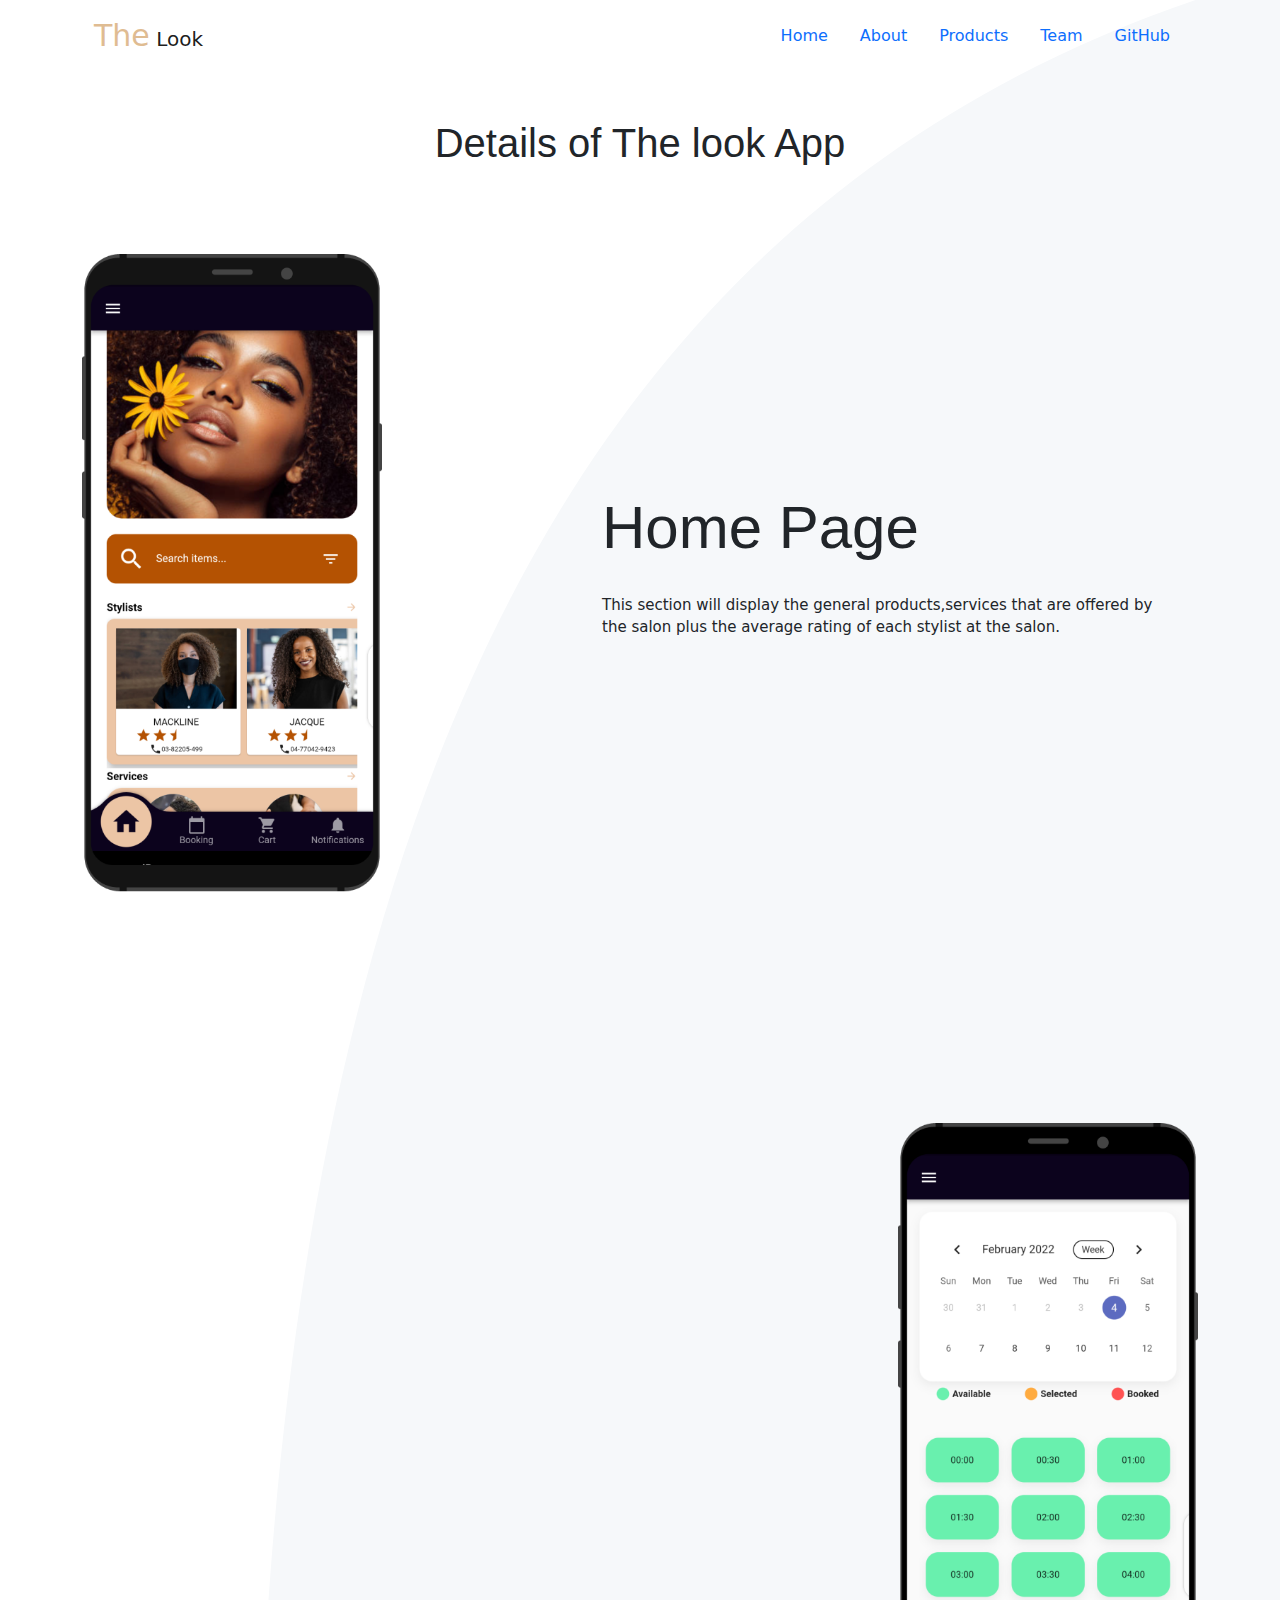
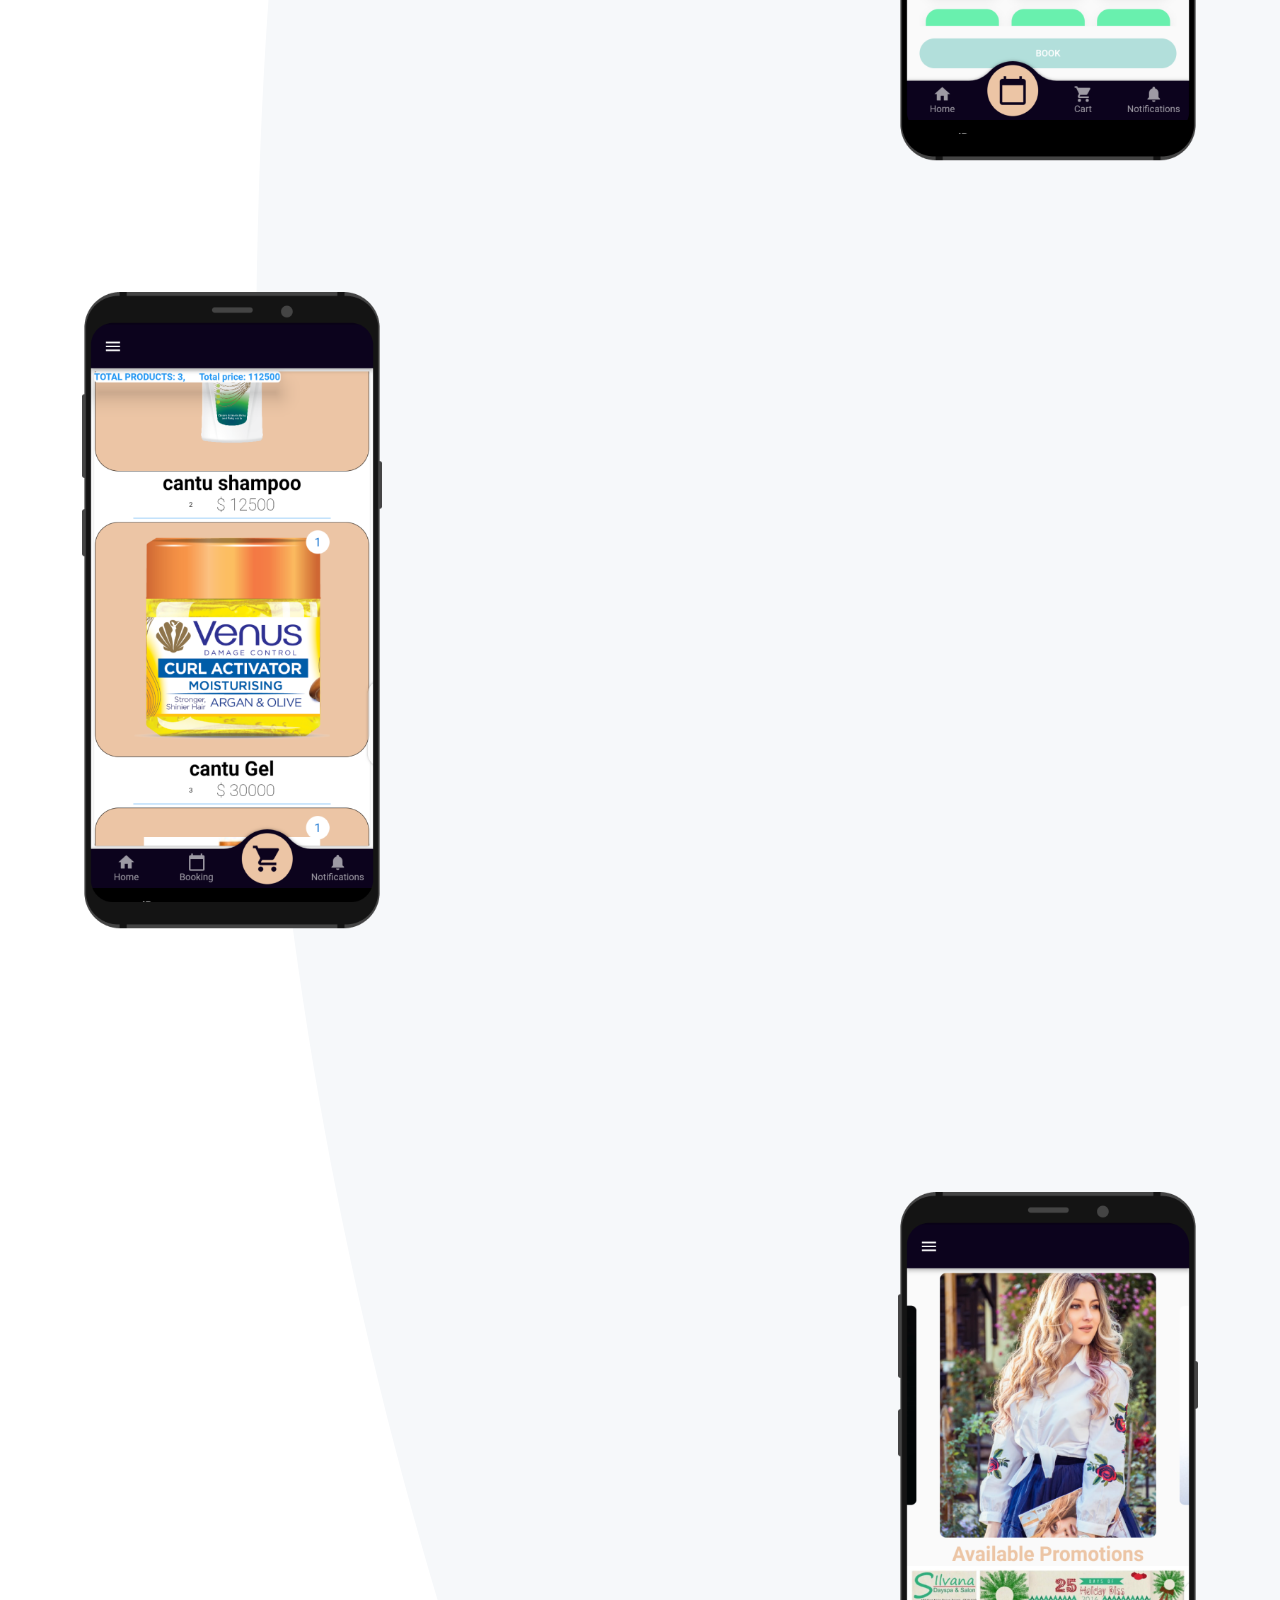
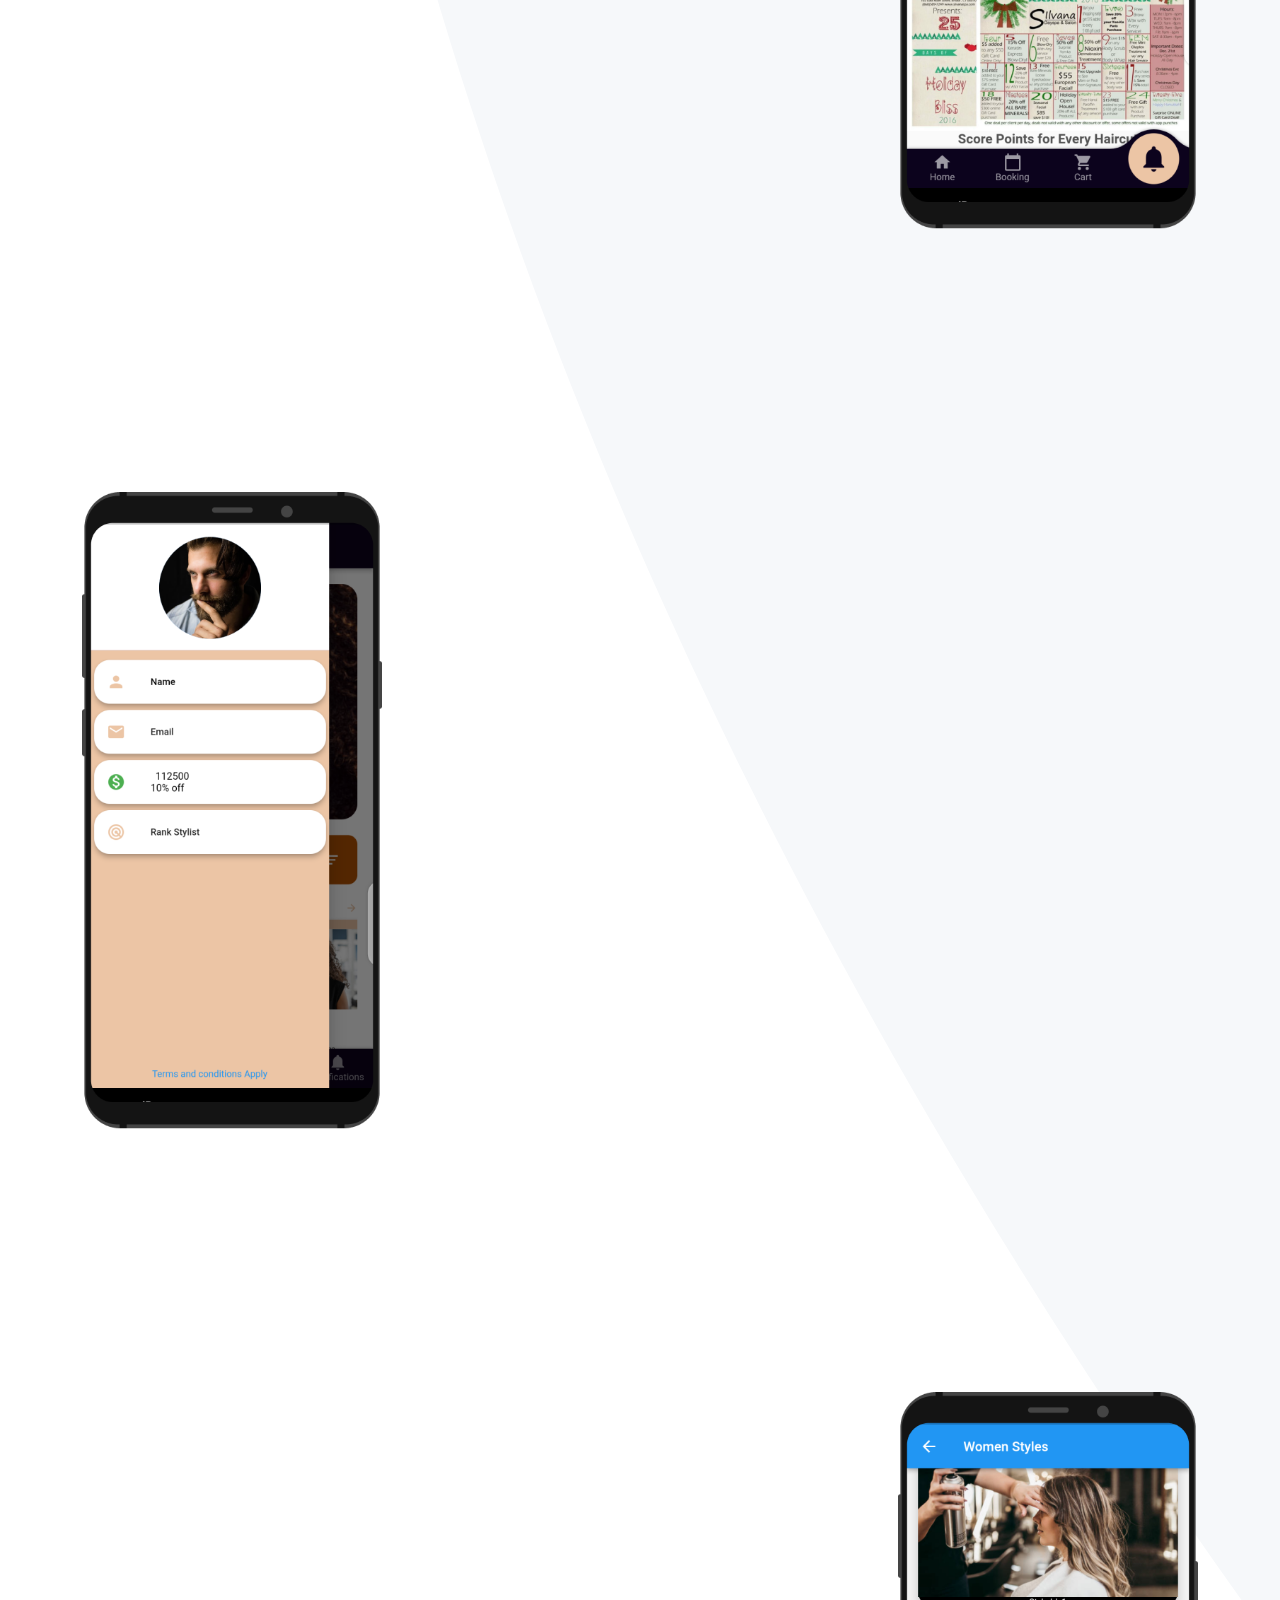
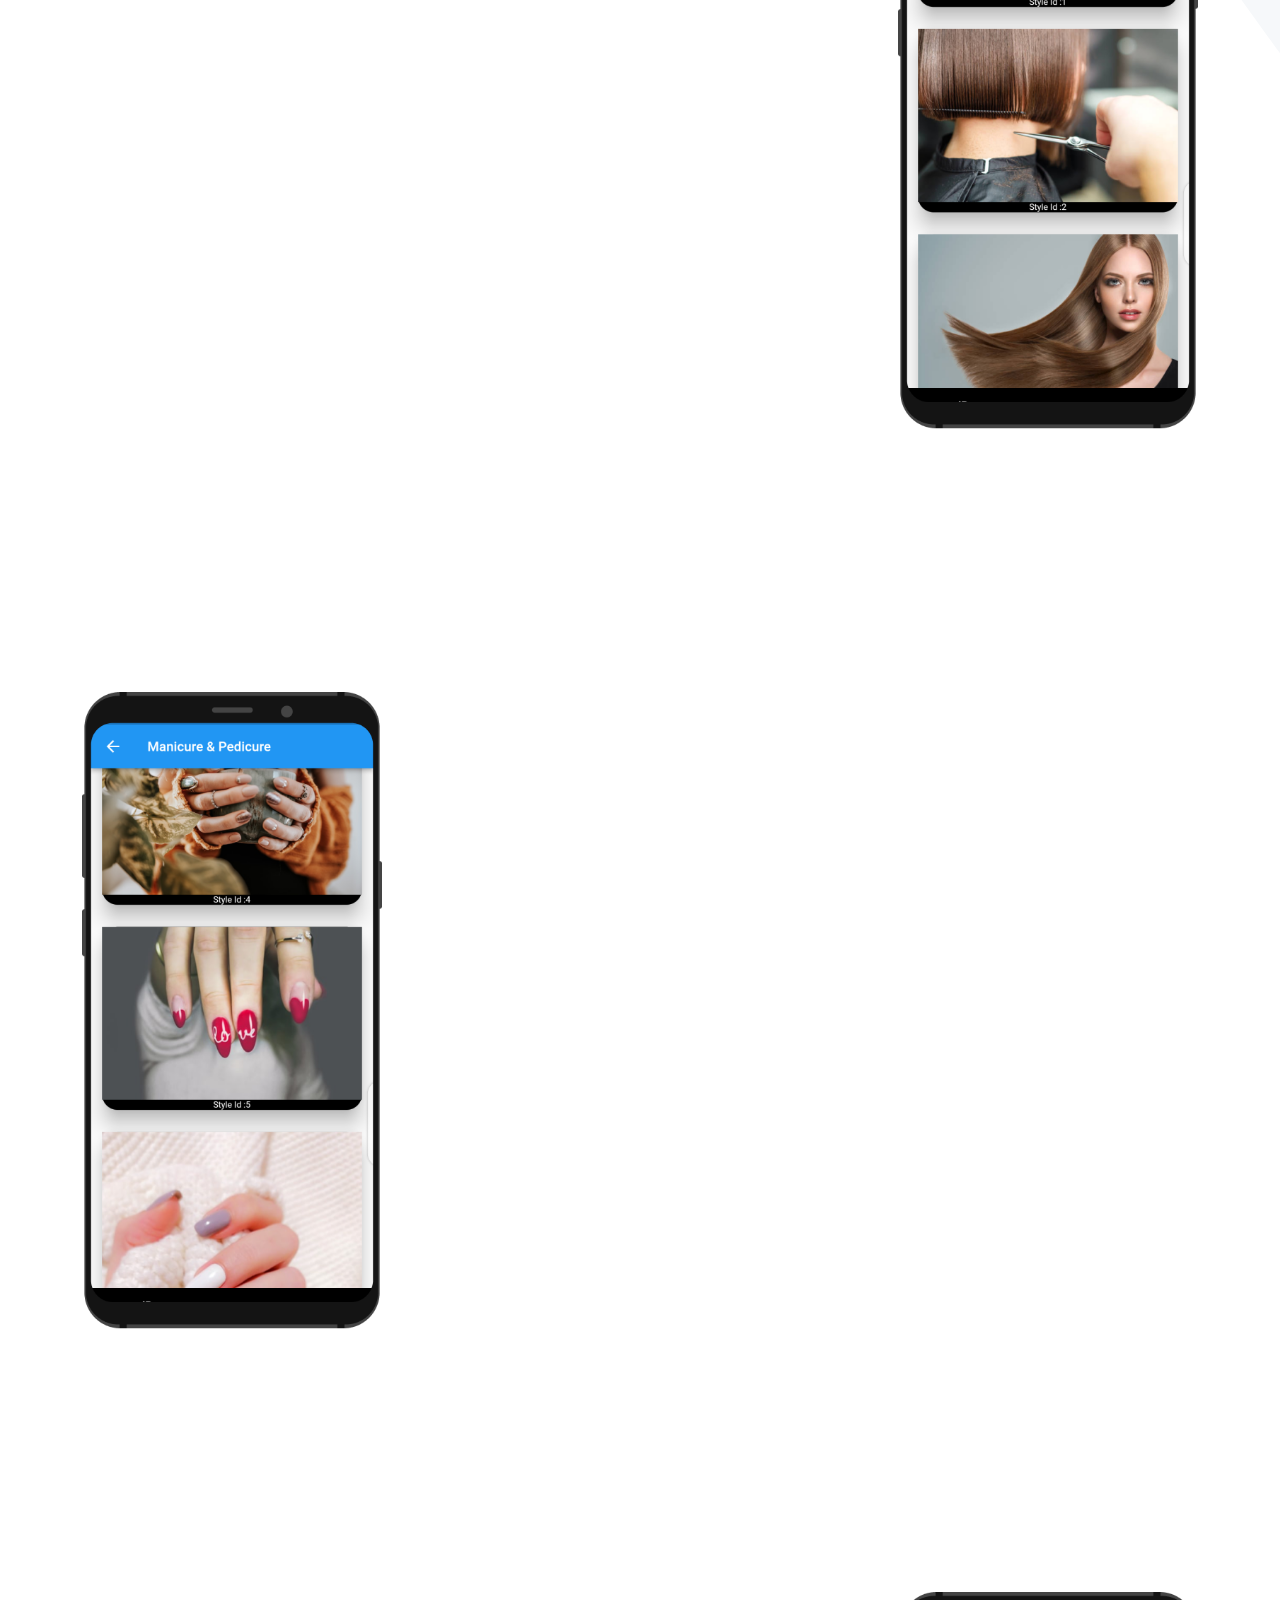
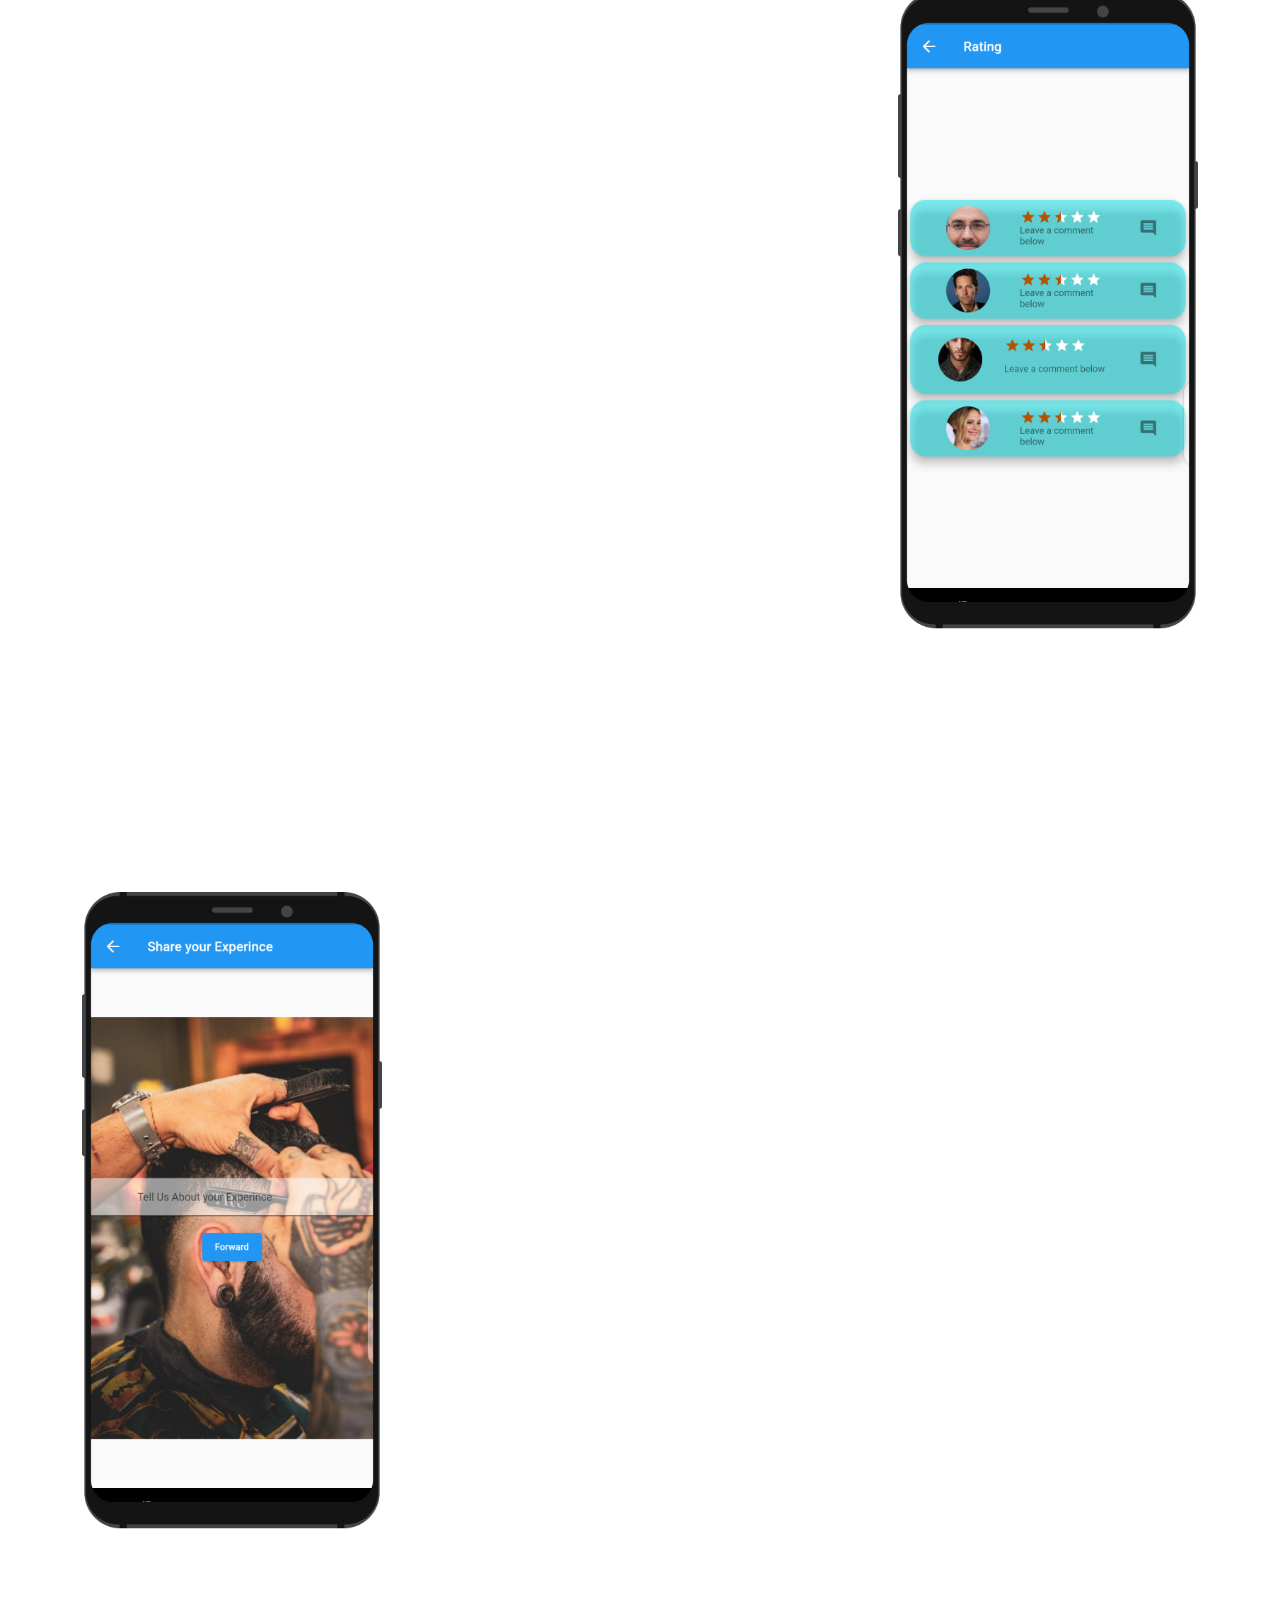
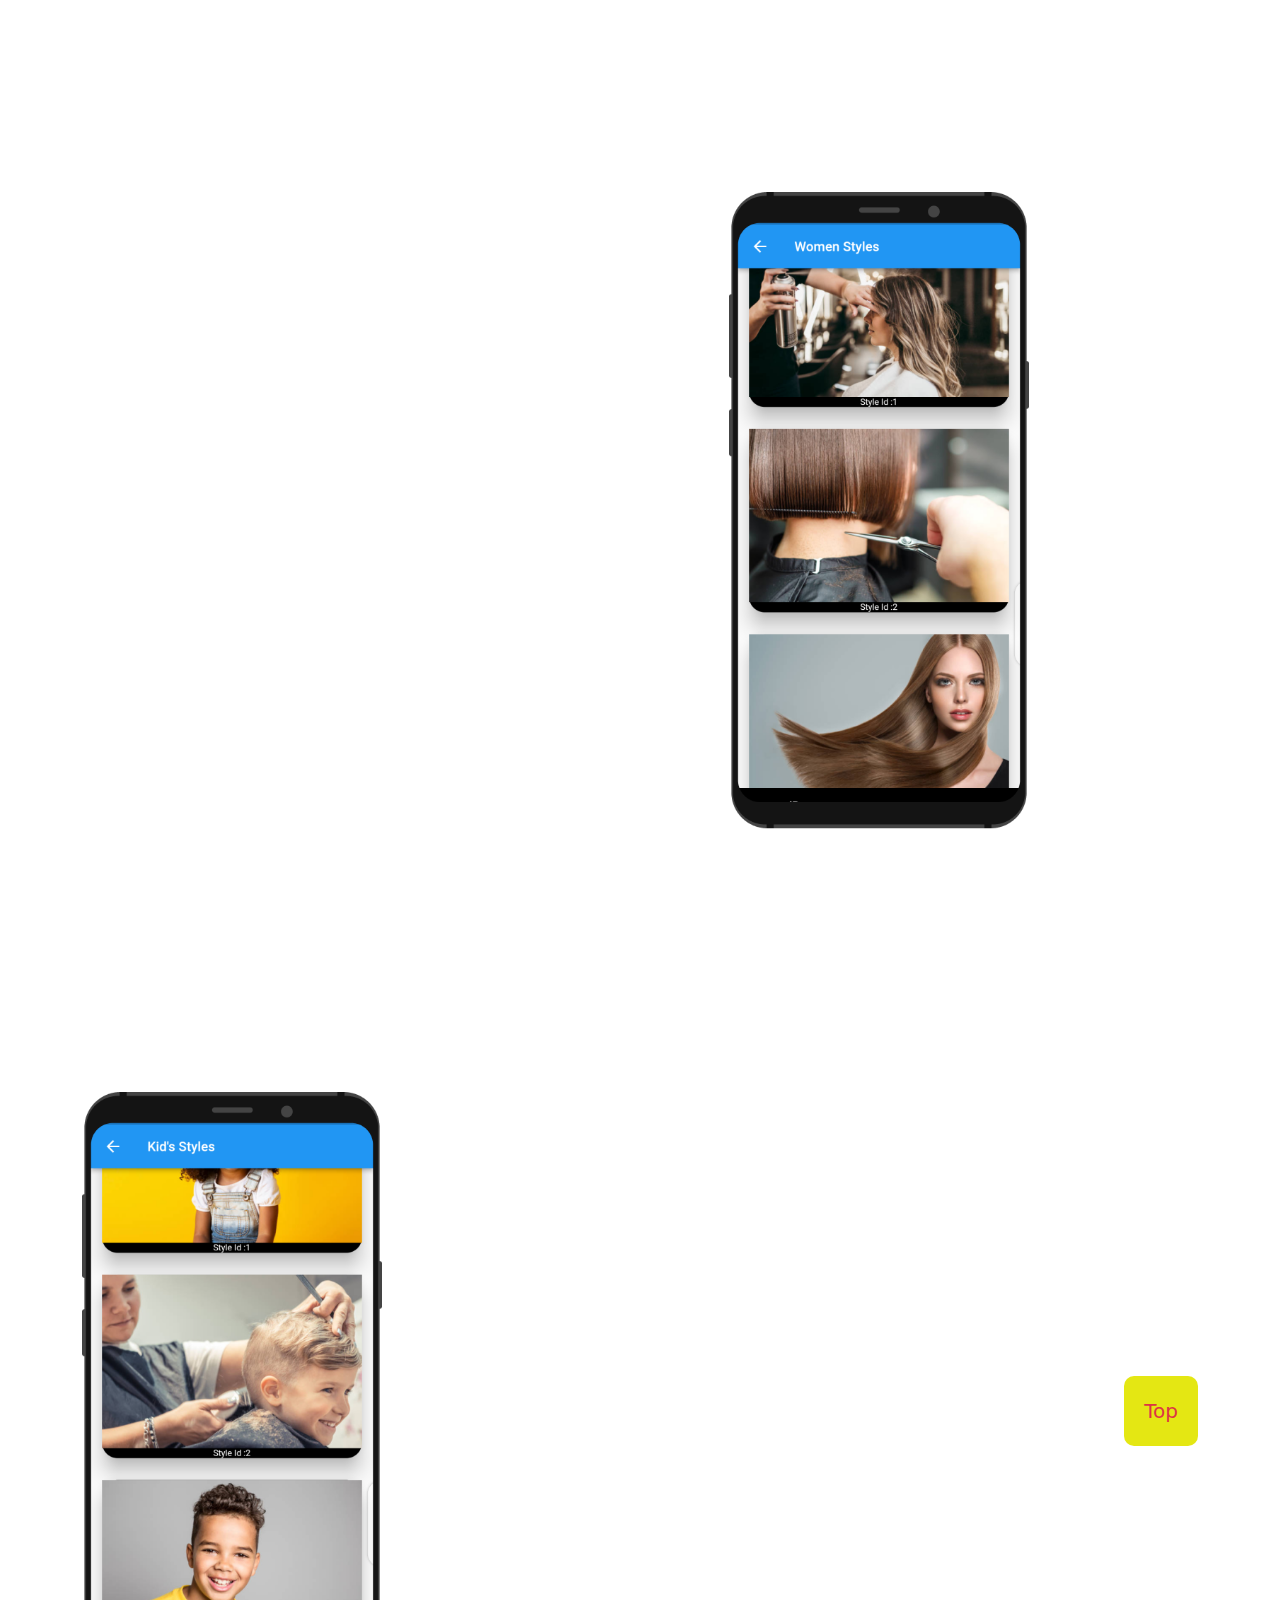
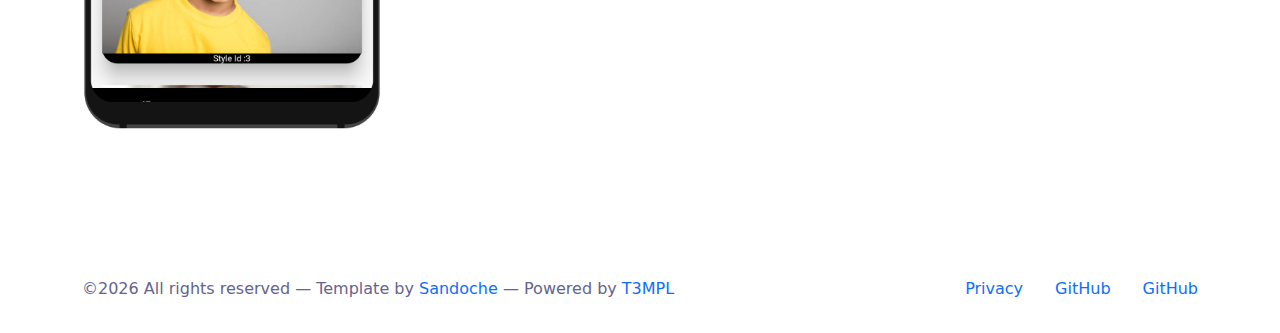
<file: about.html>
<!DOCTYPE html>
<html dir="auto" lang="en">
<head>
	<meta charset="UTF-8" />
	<title>Privacy - My Page Title</title>

	<meta name="description" content="My Page Description" />
	<meta name="viewport" content="width=device-width, initial-scale=1" />
	<link rel="icon" href="./content/image/4i0iz6upn5leyhzt70xv.png" />

	<meta property="og:title" content="Privacy - My Page Title" />
	<meta property="og:description" content="My Page Description" />
	<meta property="og:image" content="assets/og-image.png" />

	<link rel="stylesheet" href="assets/tobi.css" />
	<link rel="stylesheet" href="assets/style.css" />
    <link rel="stylesheet" href="./css/bootstrap.min.css">
    <link rel="stylesheet" href="./css/filter.css">
    <link rel="stylesheet" href="./css/main.css">

</head>
	<body>
		<main>
            <div class="container">
				<nav class="bg-transparent navbar navbar-light bg-light">
					<div class="container-fluid">
					  <a href="./index.html" class="logotitle navbar-brand logotitle"><span>The</span> Look</a>
					  <ul class="nav justify-content-end">
						<li class="nav-item">
						  <a class="nav-link active" aria-current="page" href="./index.html">Home</a>
						</li>
						<li class="nav-item">
						  <a class="nav-link" href="./about.html">About</a>
						</li>
						<li class="nav-item">
                            <a class="nav-link" href="./products.html">Products</a>
                          </li>
						<li class="nav-item">
						  <a class="nav-link" href="./team.html">Team</a>
						</li>
						<li class="nav-item">
						  <a class="nav-link" href="https://github.com/E-LOOK/E-look.github.io">GitHub</a>
						</li>
					  </ul>
					</div>
				</nav>
			</div>
<div class="text-center p-xl-5">
  <h1>Details of The look App</h1>
</div>
<div class="container cv-cards-con cv-cards-con1">
  <div class="cv-cards">
    <div>
      <img src="./content/image/Dark/Galaxy S9-4.png" alt="phone1" />
    </div>
    <div class="cvtext">
      <h1>Home Page</h1>
      <p>
        This section will display the general products,services that are
        offered by the salon plus the average rating of each stylist at the
        salon.
      </p>
    </div>
  </div>
</div>
<div class="container cv-cards-con2">
  <div class="cv-cards2">
    <div class="cvtext2">
      <h1>Booking Page</h1>
      <p>
        In this page clients will be able to make appointments with the
        salon on specific days and time of their convenience.
      </p>
    </div>
    <div>
      <img src="./content/image/Dark/Galaxy S9-11.png" alt="phone1" />
    </div>
  </div>
</div>
<div class="container cv-cards-con">
  <div class="cv-cards">
    <div>
      <img src="./content/image/Dark/Galaxy S9-10.png" alt="phone1" />
    </div>
    <div class="cvtext">
      <h1>Products Page</h1>
      <p>
        In this page clients will be able to view the available products at
        the salon and also place their orders which will then be added to
        the cart and display the total amount that they will be charged at
        the salon.
      </p>
    </div>
  </div>
</div>
<div class="container cv-cards-con">
  <div class="cv-cards2">
    <div class="cvtext2">
      <h1>Notification Page</h1>
      <p>
        On this page clients will be able to view the avaliable discounts
        offered by the salon and also it will be used to display adverts by
        the salon.
      </p>
    </div>
    <div>
      <img src="./content/image/Dark/Galaxy S9-8.png" alt="phone1" />
    </div>
  </div>
</div>
<div class="container cv-cards-con">
  <div class="cv-cards">
    <div>
      <img src="./content/image/Dark/Galaxy S9-9.png" alt="phone1" />
    </div>
    <div class="cvtext">
      <h1>SideBar</h1>
      <p>
        This section will show the users profile, display the discount
        percentage gained, their favorite stylist and the logout button that
        will enable users to signout of the app.
      </p>
    </div>
  </div>
</div>
<div class="container cv-cards-con">
  <div class="cv-cards2">
    <div class="cvtext2">
      <h1>Womens Styles</h1>
      <p>
        This section will display the trending women styles and those that
        are offered by the salon.
      </p>
    </div>
    <div>
      <img src="./content/image/Dark/Galaxy S9-1.png" alt="phone1" />
    </div>
  </div>
</div>
<div class="container cv-cards-con">
  <div class="cv-cards">
    <div>
      <img src="./content/image/Dark/Galaxy S9-2.png" alt="phone1" />
    </div>
    <div class="cvtext">
      <h1>Womens Products</h1>
      <p>
        This section will display the trending women hair products,those
        that are offered by the salon and there prices.
      </p>
    </div>
  </div>
</div>
<div class="container cv-cards-con">
  <div class="cv-cards2">
    <div class="cvtext2">
      <h1>Ratings Page</h1>
      <p>
        This section will show the rating of stylist at the salon by the
        clients and also the comments given to each stylist.
      </p>
    </div>
    <div>
      <img src="./content/image/Dark/Galaxy S9-5.png" alt="phone1" />
    </div>
  </div>
</div>
<div class="container cv-cards-con">
  <div class="cv-cards">
    <div>
      <img src="./content/image/Dark/Galaxy S9-3.png" alt="phone1" />
    </div>
    <div class="cvtext">
      <h1>Feedback Page</h1>
      <p>
        This section will enable the salon get feed back from the clients
        about their experience with the service and products offered, plus
        any comments about the stylists.
      </p>
    </div>
  </div>
</div>
<div class="container cv-cards-con">
  <div class="cv-cards2">
    <div class="cvtext2">
      <h1>Mens Styles</h1>
      <p>This section will display the trending mens hair styles.</p>
    </div>
    <div>
      <img src="./content/image/Dark/Galaxy S9-1.png" alt="phone1" />
    </div>
  </div>
</div>
<div class="container cv-cards-con">
  <div class="cv-cards">
    <div>
      <img src="./content/image/Dark/Galaxy S9-6.png" alt="phone1" />
    </div>
    <div class="cvtext">
      <h1>Childrens Styles</h1>
      <p>This section will display the trending children hair styles.</p>
    </div>
  </div>
  <a href="#" class="topbtn text-decoration-none text-danger">Top</a>
</div>
		</main>
		<footer class="footer">
			<div class="container">
				<div class="footer__container">
					<p class="footer__love">
						<script>document.write('&copy;' + (new Date()).getFullYear());</script><noscript>&copy;2022</noscript> All rights reserved
							&mdash; Template by <a href="https://www.sandoche.com" target="_blank">Sandoche</a>
							&mdash; Powered by <a href="https://t3mpl.n4no.com/" target="_blank" title="T3MPL Editor">T3MPL</a>
					</p>
					<ul class="footer__links">
							<li class="footer__link">
								<a href="page-1.html">Privacy</a>
							</li>
							<li class="footer__link">
								<a href="https://n4no.com/" targe="_blank">GitHub</a>
							</li>
							<li class="footer__link">
								<a href="https://n4no.com/" targe="_blank">GitHub</a>
							</li>
					</ul>
				</div>
			</div>
		</footer>

		<script type="text/javascript" src="assets/tobi.min.js" /></script>
        <script src="./js/main.js"></script>
        <script src="./js/bootstrap.min.js"></script>
		<script>
			window.onload = function () {
				var tobi = new Tobi();
			};
		</script>
        <!-- js -->
<script src="./js/main.js"></script>
<script>
  ScrollOut({
    targets: "div,h1,h2,h4,h5,button,p,span,a",
  });
</script>

  </body>
</html>
</file>
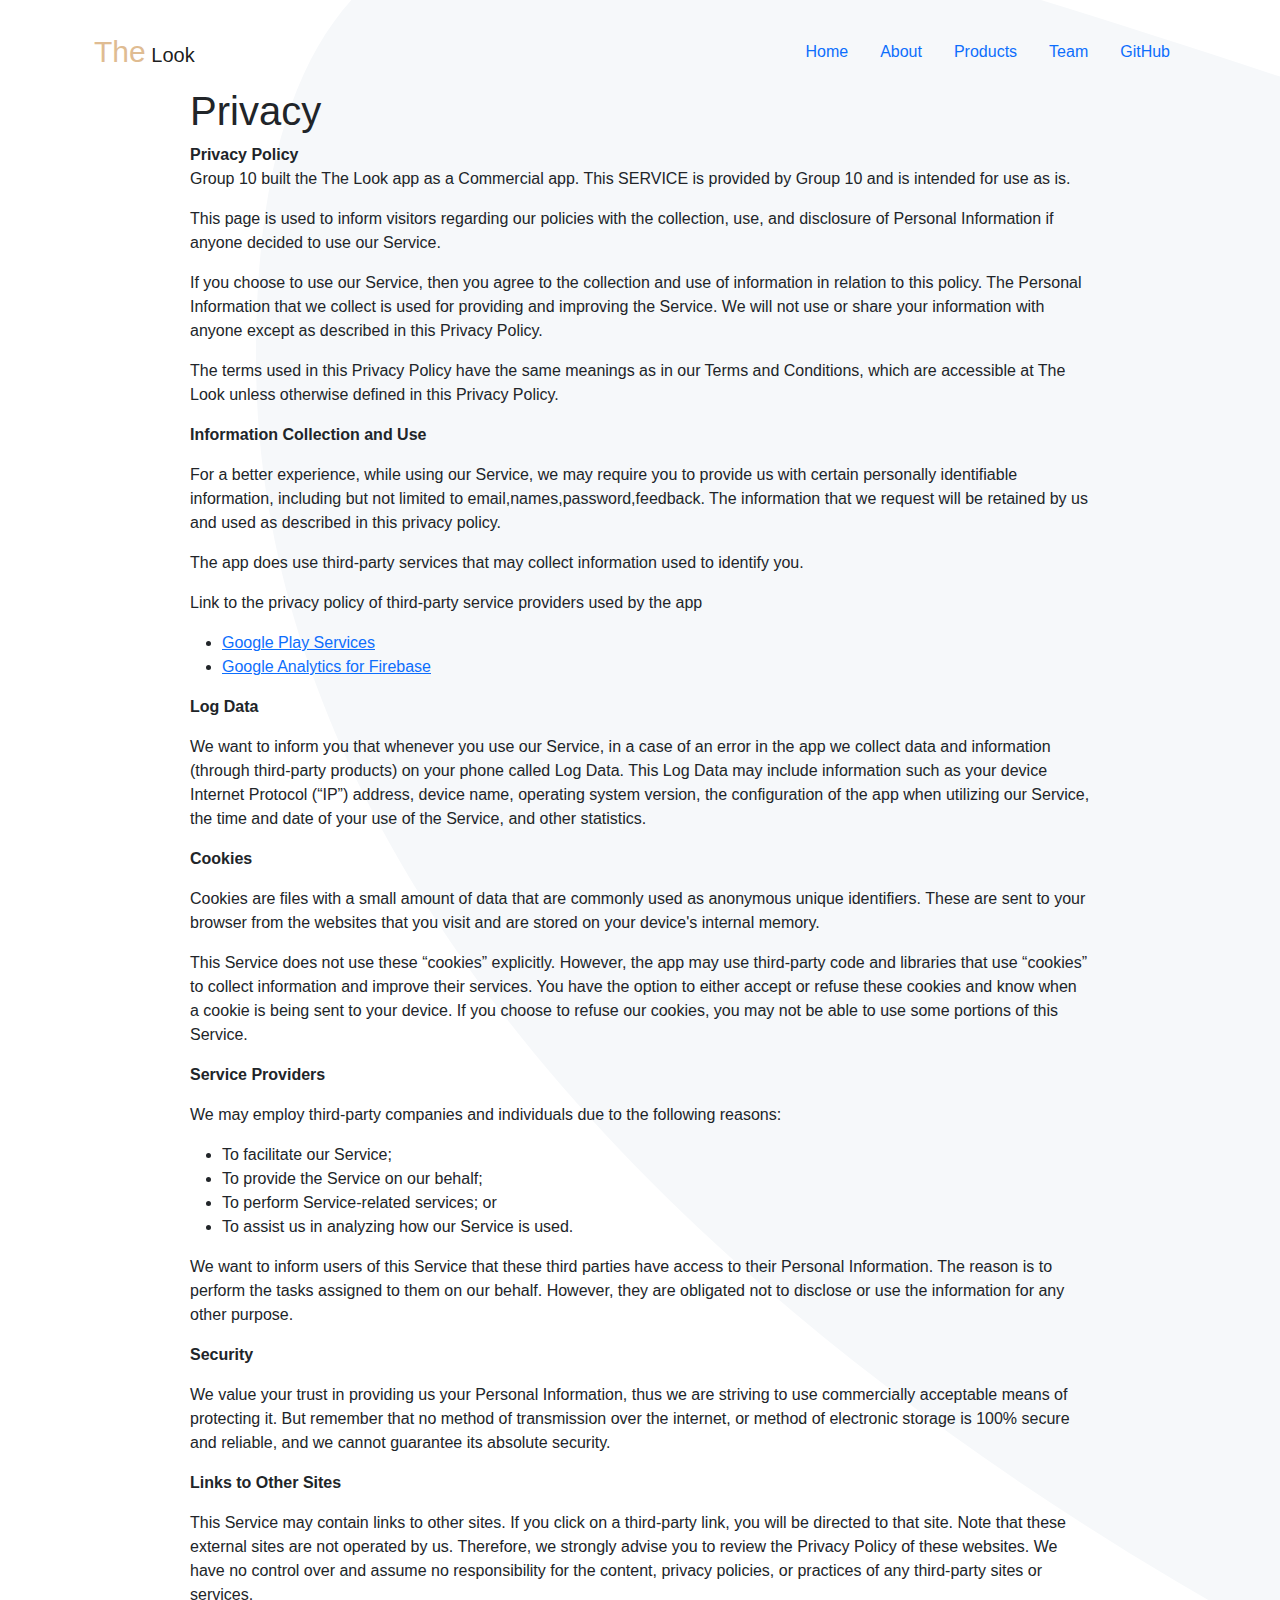
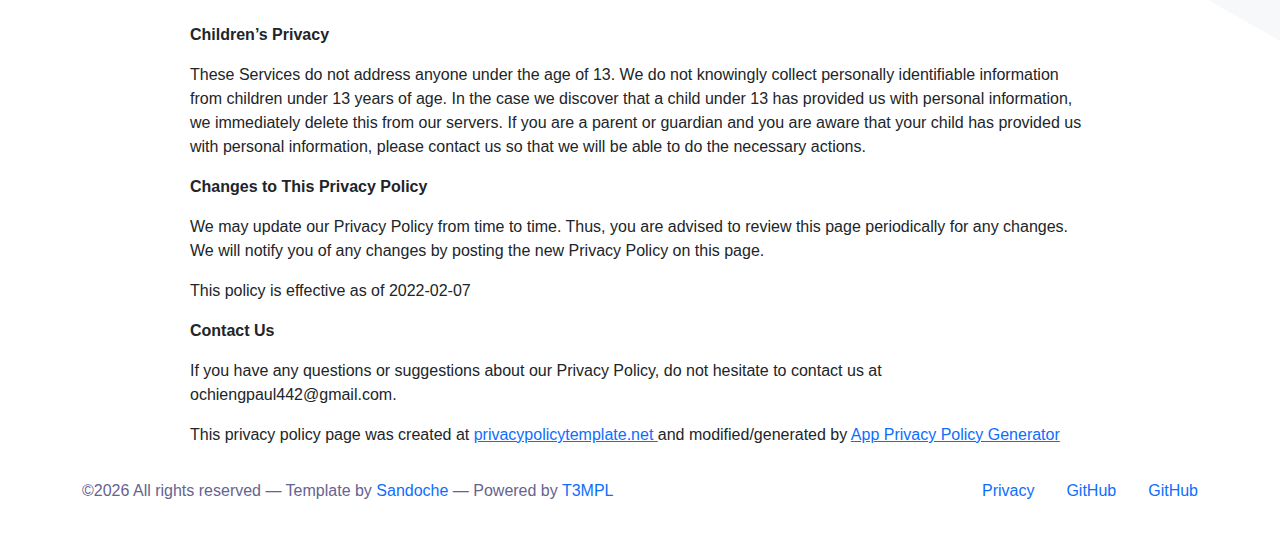
<file: page-1.html>
<!DOCTYPE html>
<html dir="auto" lang="en">
<head>
	<meta charset="UTF-8" />
	<title>Privacy - My Page Title</title>

	<meta name="description" content="My Page Description" />
	<meta name="viewport" content="width=device-width, initial-scale=1" />
	<link rel="icon" href="./content/image/4i0iz6upn5leyhzt70xv.png" />

	<meta property="og:title" content="Privacy - My Page Title" />
	<meta property="og:description" content="My Page Description" />
	<meta property="og:image" content="assets/og-image.png" />

	<link rel="stylesheet" href="assets/tobi.css" />
	<link rel="stylesheet" href="assets/style.css" />
	<link rel="stylesheet" href="./css/bootstrap.min.css">
	<link rel="stylesheet" href="./css/main.css">

</head>
	<body>
		<div class="container">
			<nav class="bg-transparent navbar navbar-light bg-light">
				<div class="container-fluid">
				  <a href="./index.html" class="navbar-brand logotitle"><span>The</span> Look</a>
				  <ul class="nav justify-content-end">
					<li class="nav-item">
					  <a class="nav-link active" aria-current="page" href="./index.html">Home</a>
					</li>
					<li class="nav-item">
					  <a class="nav-link" href="./about.html">About</a>
					</li>
					<li class="nav-item">
						<a class="nav-link" href="./products.html">Products</a>
					  </li>
					<li class="nav-item">
					  <a class="nav-link" href="./team.html">Team</a>
					</li>
					<li class="nav-item">
					  <a class="nav-link" href="https://github.com/E-LOOK/E-look.github.io">GitHub</a>
					</li>
				  </ul>
				</div>
			</nav>
		</div>
		<main>
<article class="page">
	<header class="page__header">
		<h1 class="page__title">Privacy</h1>
	</header>
	<!DOCTYPE html>
    <html>
    <head>
      <meta charset='utf-8'>
      <meta name='viewport' content='width=device-width'>
      <title>Privacy Policy</title>
      <style> body { font-family: 'Helvetica Neue', Helvetica, Arial, sans-serif; padding:1em; } </style>
    </head>
    <body>
    <strong>Privacy Policy</strong> <p>
                  Group 10 built the The Look app as
                  a Commercial app. This SERVICE is provided by
                  Group 10  and is intended for use as
                  is.
                </p> <p>
                  This page is used to inform visitors regarding our
                  policies with the collection, use, and disclosure of Personal
                  Information if anyone decided to use our Service.
                </p> <p>
                  If you choose to use our Service, then you agree to
                  the collection and use of information in relation to this
                  policy. The Personal Information that we collect is
                  used for providing and improving the Service. We will not use or share your information with
                  anyone except as described in this Privacy Policy.
                </p> <p>
                  The terms used in this Privacy Policy have the same meanings
                  as in our Terms and Conditions, which are accessible at
                  The Look unless otherwise defined in this Privacy Policy.
                </p> <p><strong>Information Collection and Use</strong></p> <p>
                  For a better experience, while using our Service, we
                  may require you to provide us with certain personally
                  identifiable information, including but not limited to email,names,password,feedback. The information that
                  we request will be retained by us and used as described in this privacy policy.
                </p> <div><p>
                    The app does use third-party services that may collect
                    information used to identify you.
                  </p> <p>
                    Link to the privacy policy of third-party service providers used
                    by the app
                  </p> <ul><li><a href="https://www.google.com/policies/privacy/" target="_blank" rel="noopener noreferrer">Google Play Services</a></li><!----><li><a href="https://firebase.google.com/policies/analytics" target="_blank" rel="noopener noreferrer">Google Analytics for Firebase</a></li><!----><!----><!----><!----><!----><!----><!----><!----><!----><!----><!----><!----><!----><!----><!----><!----><!----><!----><!----><!----><!----><!----><!----><!----><!----></ul></div> <p><strong>Log Data</strong></p> <p>
                  We want to inform you that whenever you
                  use our Service, in a case of an error in the app
                  we collect data and information (through third-party
                  products) on your phone called Log Data. This Log Data may
                  include information such as your device Internet Protocol
                  (“IP”) address, device name, operating system version, the
                  configuration of the app when utilizing our Service,
                  the time and date of your use of the Service, and other
                  statistics.
                </p> <p><strong>Cookies</strong></p> <p>
                  Cookies are files with a small amount of data that are
                  commonly used as anonymous unique identifiers. These are sent
                  to your browser from the websites that you visit and are
                  stored on your device's internal memory.
                </p> <p>
                  This Service does not use these “cookies” explicitly. However,
                  the app may use third-party code and libraries that use
                  “cookies” to collect information and improve their services.
                  You have the option to either accept or refuse these cookies
                  and know when a cookie is being sent to your device. If you
                  choose to refuse our cookies, you may not be able to use some
                  portions of this Service.
                </p> <p><strong>Service Providers</strong></p> <p>
                  We may employ third-party companies and
                  individuals due to the following reasons:
                </p> <ul><li>To facilitate our Service;</li> <li>To provide the Service on our behalf;</li> <li>To perform Service-related services; or</li> <li>To assist us in analyzing how our Service is used.</li></ul> <p>
                  We want to inform users of this Service
                  that these third parties have access to their Personal
                  Information. The reason is to perform the tasks assigned to
                  them on our behalf. However, they are obligated not to
                  disclose or use the information for any other purpose.
                </p> <p><strong>Security</strong></p> <p>
                  We value your trust in providing us your
                  Personal Information, thus we are striving to use commercially
                  acceptable means of protecting it. But remember that no method
                  of transmission over the internet, or method of electronic
                  storage is 100% secure and reliable, and we cannot
                  guarantee its absolute security.
                </p> <p><strong>Links to Other Sites</strong></p> <p>
                  This Service may contain links to other sites. If you click on
                  a third-party link, you will be directed to that site. Note
                  that these external sites are not operated by us.
                  Therefore, we strongly advise you to review the
                  Privacy Policy of these websites. We have
                  no control over and assume no responsibility for the content,
                  privacy policies, or practices of any third-party sites or
                  services.
                </p> <p><strong>Children’s Privacy</strong></p> <div><p>
                    These Services do not address anyone under the age of 13.
                    We do not knowingly collect personally
                    identifiable information from children under 13 years of age. In the case
                    we discover that a child under 13 has provided
                    us with personal information, we immediately
                    delete this from our servers. If you are a parent or guardian
                    and you are aware that your child has provided us with
                    personal information, please contact us so that
                    we will be able to do the necessary actions.
                  </p></div> <!----> <p><strong>Changes to This Privacy Policy</strong></p> <p>
                  We may update our Privacy Policy from
                  time to time. Thus, you are advised to review this page
                  periodically for any changes. We will
                  notify you of any changes by posting the new Privacy Policy on
                  this page.
                </p> <p>This policy is effective as of 2022-02-07</p> <p><strong>Contact Us</strong></p> <p>
                  If you have any questions or suggestions about our
                  Privacy Policy, do not hesitate to contact us at ochiengpaul442@gmail.com.
                </p> <p>This privacy policy page was created at <a href="https://privacypolicytemplate.net" target="_blank" rel="noopener noreferrer">privacypolicytemplate.net </a>and modified/generated by <a href="https://app-privacy-policy-generator.nisrulz.com/" target="_blank" rel="noopener noreferrer">App Privacy Policy Generator</a></p>

</article>



		</main>
		<footer class="footer">
			<div class="container">
				<div class="footer__container">
					<p class="footer__love">
						<script>document.write('&copy;' + (new Date()).getFullYear());</script><noscript>&copy;2022</noscript> All rights reserved
							&mdash; Template by <a href="https://www.sandoche.com" target="_blank">Sandoche</a>
							&mdash; Powered by <a href="https://t3mpl.n4no.com/" target="_blank" title="T3MPL Editor">T3MPL</a>
					</p>
					<ul class="footer__links">
							<li class="footer__link">
								<a href="page-1.html">Privacy</a>
							</li>
							<li class="footer__link">
								<a href="https://n4no.com/" targe="_blank">GitHub</a>
							</li>
							<li class="footer__link">
								<a href="https://n4no.com/" targe="_blank">GitHub</a>
							</li>
					</ul>
				</div>
			</div>
		</footer>
        <script src="./js/bootstrap.min.js"></script>
		<script type="text/javascript" src="assets/tobi.min.js" /></script>
		<script>
			window.onload = function () {
				var tobi = new Tobi();
			};
		</script>

  </body>
</html>
</file>
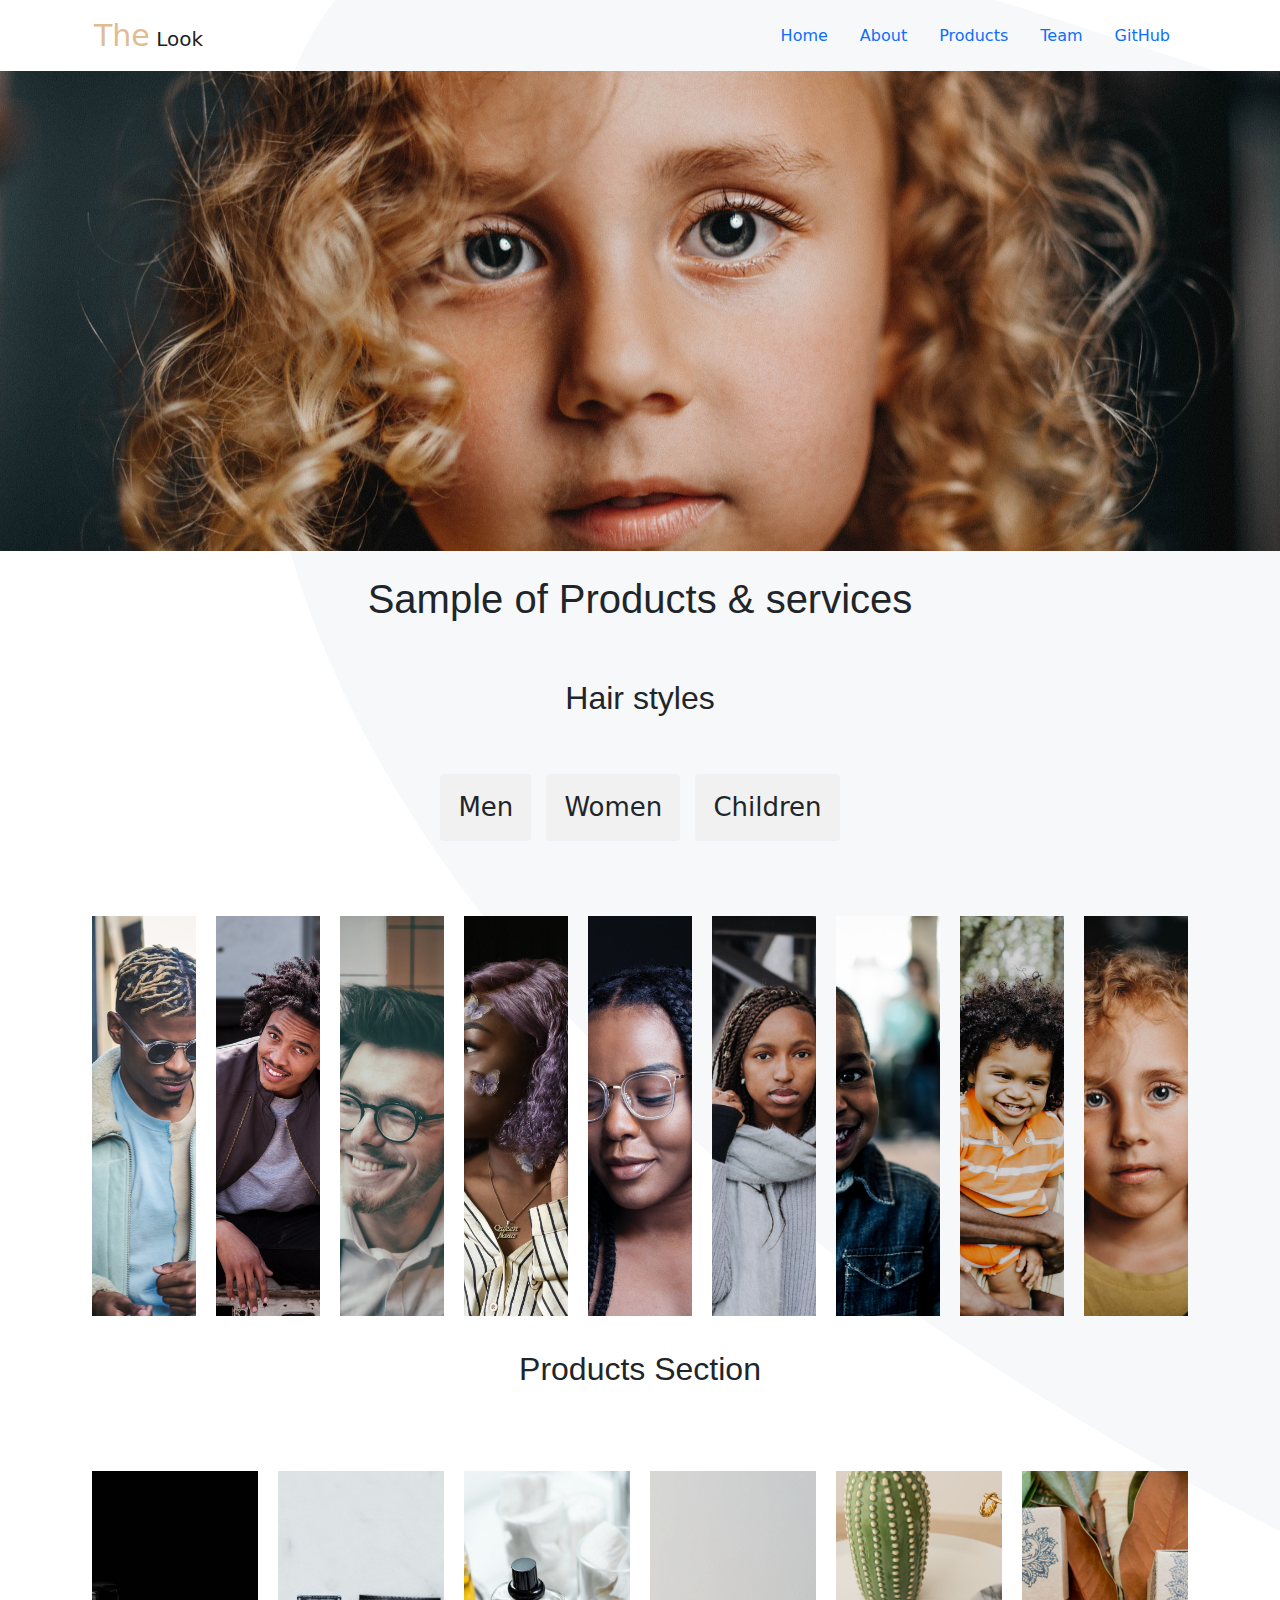
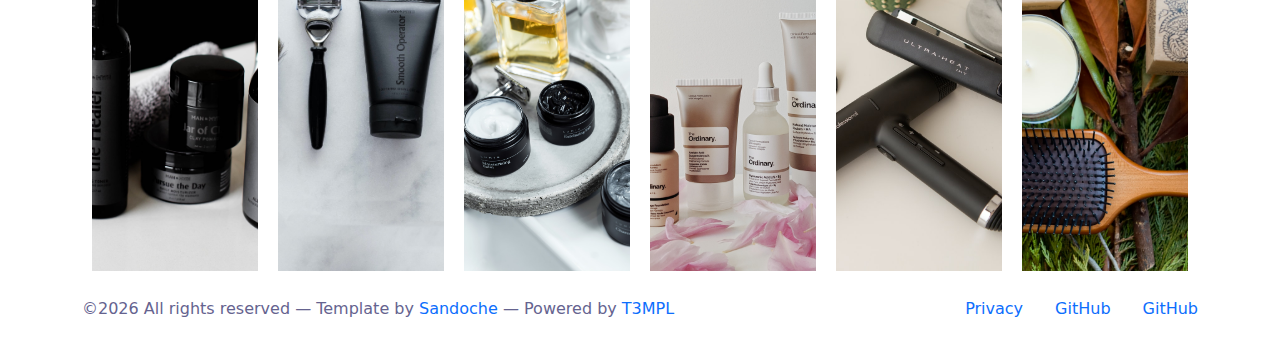
<file: products.html>
<!DOCTYPE html>
<html dir="auto" lang="en">
<head>
	<meta charset="UTF-8" />
	<title>Privacy - My Page Title</title>

	<meta name="description" content="My Page Description" />
	<meta name="viewport" content="width=device-width, initial-scale=1" />
    <link rel="icon" href="./content/image/4i0iz6upn5leyhzt70xv.png" />
	<meta property="og:title" content="Privacy - My Page Title" />
	<meta property="og:description" content="My Page Description" />
	<meta property="og:image" content="assets/og-image.png" />

	<link rel="stylesheet" href="assets/tobi.css" />
	<link rel="stylesheet" href="assets/style.css" />
    <link rel="stylesheet" href="./css/bootstrap.min.css">
    <link rel="stylesheet" href="./css/filter.css">
    <link rel="stylesheet" href="./css/main.css">

</head>
	<body>
		<main>
            <div class="container">
				<nav class="bg-transparent navbar navbar-light bg-light">
					<div class="container-fluid">
					  <a href="./index.html" class="navbar-brand logotitle"><span>The</span> Look</a>
					  <ul class="nav justify-content-end">
						<li class="nav-item">
						  <a class="nav-link active" aria-current="page" href="./index.html">Home</a>
						</li>
						<li class="nav-item">
						  <a class="nav-link" href="./about.html">About</a>
						</li>
						<li class="nav-item">
                            <a class="nav-link" href="./products.html">Products</a>
                          </li>
						<li class="nav-item">
						  <a class="nav-link" href="./team.html">Team</a>
						</li>
						<li class="nav-item">
						  <a class="nav-link" href="https://github.com/E-LOOK/E-look.github.io">GitHub</a>
						</li>
					  </ul>
					</div>
				</nav>
			</div>
            <div>
                <!-- banner with carousel -->
    <div class="banner-section1">
        <div
          id="carouselExampleFade"
          class="carousel slide carousel-fade"
          data-bs-ride="carousel"
        >
          <div class="carousel-inner">
            <div class="carousel-item active">
              <div class="si slide_i4"></div>
            </div>
            <div class="carousel-item">
              <div class="si slide_i1"></div>
            </div>
            <div class="carousel-item">
              <div class="si slide_i2"></div>
            </div>
            <div class="carousel-item">
              <div class="si slide_i3"></div>
            </div>
  
            <div class="carousel-item">
              <div class="si slide_i5"></div>
            </div>
          </div>
          <button
            class="carousel-control-prev"
            type="button"
            data-bs-target="#carouselExampleFade"
            data-bs-slide="prev"
          >
            <span class="carousel-control-prev-icon" aria-hidden="true"></span>
            <span class="visually-hidden">Previous</span>
          </button>
          <button
            class="carousel-control-next"
            type="button"
            data-bs-target="#carouselExampleFade"
            data-bs-slide="next"
          >
            <span class="carousel-control-next-icon" aria-hidden="true"></span>
            <span class="visually-hidden">Next</span>
          </button>
        </div>
      </div>
      <div class="text-center p-xl-4">
        <h1>Sample of Products & services</h1>
      </div>
      <!-- services section -->
      <div class="filter-sec">
        <div class="text-center p-xl-4">
          <h2>Hair styles</h2>
        </div>
        <div id="myBtnContainer">
          <button class="btn" onclick="filterSelection('cars')">Men</button>
          <button class="btn" onclick="filterSelection('colors')">Women</button>
          <button class="btn" onclick="filterSelection('animals')">
            Children
          </button>
        </div>
        <!-- The filterable elements. Note that some have multiple class names (this can be used if they belong to multiple categories) -->
        <div class="product-items container">
          <div class="filterDiv cars">
            <div class="itempic1">
              <div class="descriptio">
                <div class="p-xl-3">
                  <h1>Mens Braids</h1>
                  <p>They come in different colors.</p>
                </div>
              </div>
            </div>
          </div>
          <div class="filterDiv cars">
            <div class="itempic2">
              <div class="descriptio">
                <div class="p-xl-3">
                  <h1>Puffy Hair</h1>
                  <p>The hair is lifted.</p>
                </div>
              </div>
            </div>
          </div>
          <div class="filterDiv cars">
            <div class="itempic3">
              <div class="descriptio">
                <div class="p-xl-3">
                  <h1>Black horn</h1>
                  <p>Hair with a Horn at the end.</p>
                </div>
              </div>
            </div>
          </div>
          <div class="filterDiv colors">
            <div class="itempic4">
              <div class="descriptio">
                <div class="p-xl-3">
                  <h1>Colored Hair</h1>
                  <p>Purple short colored hair.</p>
                </div>
              </div>
            </div>
          </div>
          <div class="filterDiv colors">
            <div class="itempic5">
              <div class="descriptio">
                <div class="p-xl-3">
                  <h1>Black long Braids</h1>
                  <p>Braided Hair thats Long.</p>
                </div>
              </div>
            </div>
          </div>
          <div class="filterDiv colors">
            <div class="itempic6">
              <div class="descriptio">
                <div class="p-xl-3">
                  <h1>Brown short Braids</h1>
                  <p>Braided Hair thats short.</p>
                </div>
              </div>
            </div>
          </div>
          <div class="filterDiv animals">
            <div class="itempic7">
              <div class="descriptio">
                <div class="p-xl-3">
                  <h1>Clean shave</h1>
                  <p>Level one, hair is short and clean.</p>
                </div>
              </div>
            </div>
          </div>
          <div class="filterDiv animals">
            <div class="itempic8">
              <div class="descriptio">
                <div class="p-xl-3">
                  <h1>Curly short hair</h1>
                  <p>The hair is curled and short for boys.</p>
                </div>
              </div>
            </div>
          </div>
          <div class="filterDiv animals">
            <div class="itempic9">
              <div class="descriptio">
                <div class="p-xl-3">
                  <h1>Curly Long Hair</h1>
                  <p>Curly Long hair for girls.</p>
                </div>
              </div>
            </div>
          </div>
        </div>
      </div>
      <!-- products section -->
      <div class="filter-sec">
        <div class="text-center p-xl-4">
          <h2>Products Section</h2>
        </div>
        <!-- The filterable elements. Note that some have multiple class names (this can be used if they belong to multiple categories) -->
        <div class="product-items container">
          <div class="filterDiv cars">
            <div class="prod1">
              <div class="descriptio">
                <div class="p-xl-3">
                  <h1>The Rover</h1>
                  <p>This good for smoothening skin and hair.</p>
                </div>
              </div>
            </div>
          </div>
          <div class="filterDiv cars">
            <div class="prod2">
              <div class="descriptio">
                <div class="p-xl-3">
                  <h1>Equipment</h1>
                  <p>These tools help men to have clean shaves.</p>
                </div>
              </div>
            </div>
          </div>
          <div class="filterDiv cars">
            <div class="prod3">
              <div class="descriptio">
                <div class="p-xl-3">
                  <h1>Equipment 2</h1>
                  <p>These are also used during shaving.</p>
                </div>
              </div>
            </div>
          </div>
          <div class="filterDiv colors">
            <div class="prod4">
              <div class="descriptio">
                <div class="p-xl-3">
                  <h1>Ordinary</h1>
                  <p>This lotion is used for both skin and Hair care.</p>
                </div>
              </div>
            </div>
          </div>
          <div class="filterDiv colors">
            <div class="prod5">
              <div class="descriptio">
                <div class="p-xl-3">
                  <h1>Gommos Professional</h1>
                  <p>Equipment used to straighten womens hair.</p>
                </div>
              </div>
            </div>
          </div>
          <div class="filterDiv colors">
            <div class="prod6">
              <div class="descriptio">
                <div class="p-xl-3">
                  <h1>Fug0</h1>
                  <p>
                    Used to comb hair and the lotion is used to keep your hair wet
                    for 24hrs.
                  </p>
                </div>
              </div>
            </div>
          </div>
        </div>
      </div>
            </div>
		</main>
		<footer class="footer">
			<div class="container">
				<div class="footer__container">
					<p class="footer__love">
						<script>document.write('&copy;' + (new Date()).getFullYear());</script><noscript>&copy;2022</noscript> All rights reserved
							&mdash; Template by <a href="https://www.sandoche.com" target="_blank">Sandoche</a>
							&mdash; Powered by <a href="https://t3mpl.n4no.com/" target="_blank" title="T3MPL Editor">T3MPL</a>
					</p>
					<ul class="footer__links">
							<li class="footer__link">
								<a href="page-1.html">Privacy</a>
							</li>
							<li class="footer__link">
								<a href="https://github.com/E-LOOK/E-look.github.io" targe="_blank">GitHub</a>
							</li>
							<li class="footer__link">
								<a href="https://github.com/E-LOOK/E-look.github.io" targe="_blank">GitHub</a>
							</li>
					</ul>
				</div>
			</div>
		</footer>

        <script src="./js/filter.js"></script>
        <script src="./js/bootstrap.min.js"></script>
        <script type="text/javascript" src="assets/tobi.min.js" /></script>
        <script src="./js/main.js"></script>
		<script>
			window.onload = function () {
				var tobi = new Tobi();
			};
		</script>
        <!-- js -->
<script src="./js/main.js"></script>
<script>
  ScrollOut({
    targets: "div,h1,h2,h4,h5,button,p,span,a",
  });
</script>
  </body>
</html>
</file>
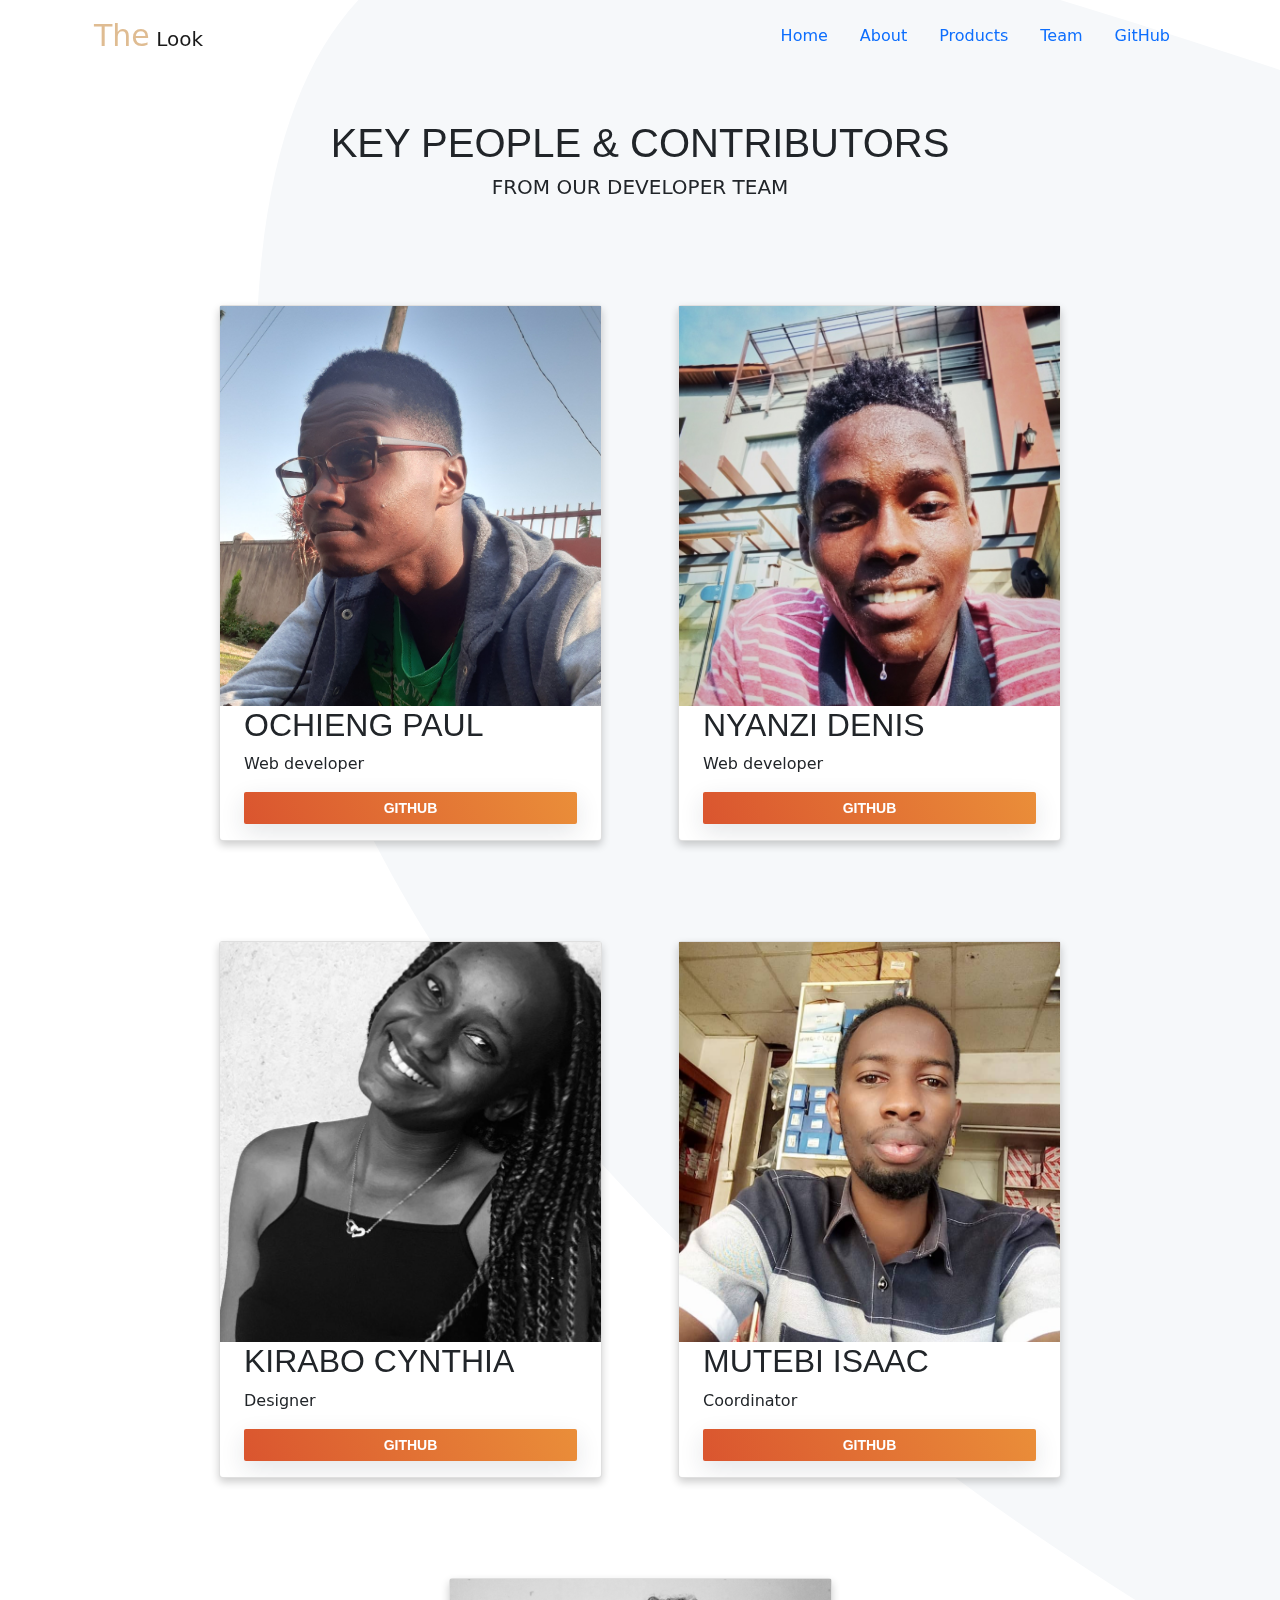
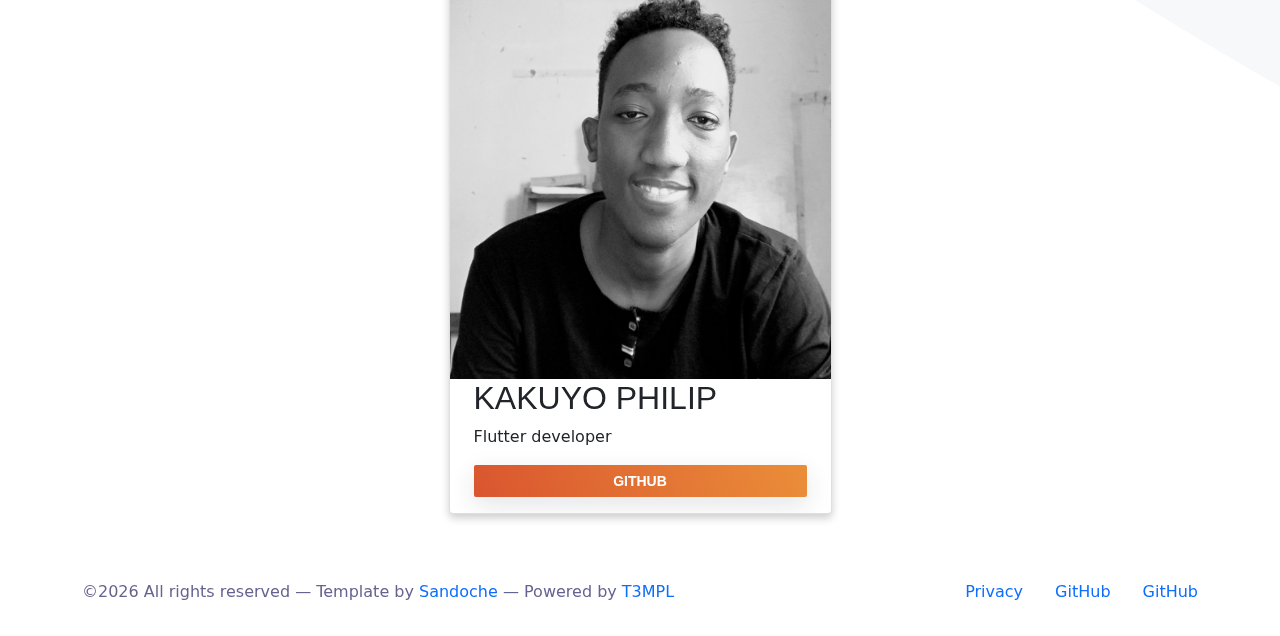
<file: team.html>
<!DOCTYPE html>
<html dir="auto" lang="en">
<head>
	<meta charset="UTF-8" />
	<title>Privacy - My Page Title</title>

	<meta name="description" content="My Page Description" />
	<meta name="viewport" content="width=device-width, initial-scale=1" />
	<link rel="icon" href="./content/image/4i0iz6upn5leyhzt70xv.png" />

	<meta property="og:title" content="Privacy - My Page Title" />
	<meta property="og:description" content="My Page Description" />
	<meta property="og:image" content="assets/og-image.png" />

	<link rel="stylesheet" href="assets/tobi.css" />
	<link rel="stylesheet" href="assets/style.css" />
    <link rel="stylesheet" href="./css/bootstrap.min.css">
    <link rel="stylesheet" href="./css/filter.css">
    <link rel="stylesheet" href="./css/main.css">

</head>
	<body>
		<main>
            <div class="container">
				<nav class="bg-transparent navbar navbar-light bg-light">
					<div class="container-fluid">
					  <a href="./index.html" class="navbar-brand logotitle"><span>The</span> Look</a>
					  <ul class="nav justify-content-end">
						<li class="nav-item">
						  <a class="nav-link active" aria-current="page" href="./index.html">Home</a>
						</li>
						<li class="nav-item">
						  <a class="nav-link" href="./about.html">About</a>
						</li>
						<li class="nav-item">
                            <a class="nav-link" href="./products.html">Products</a>
                          </li>
						<li class="nav-item">
						  <a class="nav-link" href="./team.html">Team</a>
						</li>
						<li class="nav-item">
						  <a class="nav-link" href="https://github.com/E-LOOK/E-look.github.io">GitHub</a>
						</li>
					  </ul>
					</div>
				</nav>
			</div>
            <div>
                  <!-- navbar -->
    <div id="menu-bar"></div>
    <div class="text-center p-5">
      <h1>KEY PEOPLE & CONTRIBUTORS</h1>
      <h5>FROM OUR DEVELOPER TEAM</h5>
    </div>
    <!-- team members on the project and their links to github -->
    <div class="container">
      <div class="row justify-content-center">
        <div class="column">
          <div class="card">
            <div class="imga"></div>
            <div class="container">
              <h2>OCHIENG PAUL</h2>
              <p class="title">Web developer</p>
              <p>
                <a href="https://github.com/OchiengPaul442"
                  ><button class="button">Github</button></a
                >
              </p>
            </div>
          </div>
        </div>

        <div class="column">
          <div class="card">
            <div class="imga1"></div>
            <div class="container">
              <h2>NYANZI DENIS</h2>
              <p class="title">Web developer</p>
              <p>
                <a href="https://github.com/dennisnyanzi"
                  ><button class="button">Github</button></a
                >
              </p>
            </div>
          </div>
        </div>

        <div class="column">
          <div class="card">
            <div class="imga4"></div>
            <div class="container">
              <h2>KIRABO CYNTHIA</h2>
              <p class="title">Designer</p>
              <p>
                <a href="https://github.com/cyn4"
                  ><button class="button">Github</button></a
                >
              </p>
            </div>
          </div>
        </div>

        <div class="column">
          <div class="card">
            <div class="imga2"></div>
            <div class="container">
              <h2>MUTEBI ISAAC</h2>
              <p class="title">Coordinator</p>
              <p>
                <a href="https://github.com/Mutebiisaac"
                  ><button class="button">Github</button></a
                >
              </p>
            </div>
          </div>
        </div>

        <div class="column">
          <div class="card">
            <div class="imga3"></div>
            <div class="container">
              <h2>KAKUYO PHILIP</h2>
              <p class="title">Flutter developer</p>
              <p>
                <a href="#"><button class="button">Github</button></a>
              </p>
            </div>
          </div>
        </div>
      </div>
    </div>

            </div>
		</main>
		<footer class="footer">
			<div class="container">
				<div class="footer__container">
					<p class="footer__love">
						<script>document.write('&copy;' + (new Date()).getFullYear());</script><noscript>&copy;2022</noscript> All rights reserved
							&mdash; Template by <a href="https://www.sandoche.com" target="_blank">Sandoche</a>
							&mdash; Powered by <a href="https://t3mpl.n4no.com/" target="_blank" title="T3MPL Editor">T3MPL</a>
					</p>
					<ul class="footer__links">
							<li class="footer__link">
								<a href="page-1.html">Privacy</a>
							</li>
							<li class="footer__link">
								<a href="https://n4no.com/" targe="_blank">GitHub</a>
							</li>
							<li class="footer__link">
								<a href="https://n4no.com/" targe="_blank">GitHub</a>
							</li>
					</ul>
				</div>
			</div>
		</footer>

        <script type="text/javascript" src="assets/tobi.min.js" /></script>
        <script src="./js/main.js"></script>
        <script src="./js/bootstrap.min.js"></script>
		<script>
			window.onload = function () {
				var tobi = new Tobi();
			};
		</script>
        <!-- js -->
<script src="./js/main.js"></script>
<script>
  ScrollOut({
    targets: "div,h1,h2,h4,h5,button,p,span,a",
  });
</script>
  </body>
</html>
</file>
<file: assets/tobi.css>
.tobi {
  background-color: rgba(26, 42, 58, 0.94);
  bottom: 0;
  box-sizing: border-box;
  contain: strict;
  font-size: 18px;
  left: 0;
  line-height: 1.5555555555555556;
  overflow: hidden;
  position: fixed;
  right: 0;
  top: 0;
  z-index: 1337;
}

.tobi[aria-hidden="true"] {
  display: none;
}

.tobi *,
.tobi *::before,
.tobi *::after {
  box-sizing: inherit;
}

.tobi-is-open {
  overflow-y: hidden;
}

.tobi__slider {
  bottom: 0;
  left: 0;
  position: absolute;
  right: 0;
  top: 0;
  will-change: transform;
}

.tobi__slider:not(.tobi__slider--is-dragging) {
  transition-duration: 0.3s;
  transition-property: transform;
  transition-timing-function: cubic-bezier(0.19, 1, 0.22, 1);
}

@media screen and (prefers-reduced-motion: reduce) {
  .tobi__slider:not(.tobi__slider--is-dragging) {
    transition: none;
  }
}

.tobi__slider--is-draggable [data-type] {
  cursor: -webkit-grab;
  cursor: grab;
}

.tobi__slider--is-dragging [data-type] {
  cursor: -webkit-grabbing;
  cursor: grabbing;
}

.tobi__slide {
  align-items: center;
  display: flex;
  height: 100%;
  justify-content: center;
  width: 100%;
}

.tobi__slide:not(.tobi__slide--is-active) {
  visibility: hidden;
}

.tobi [data-type] {
  max-height: 85vh;
  max-width: 85vw;
  overflow: hidden;
  overflow-y: auto;
  overscroll-behavior: contain;
}

.tobi [data-type] iframe,
.tobi [data-type] video {
  display: block !important;
}

.tobi [data-type] > figure {
  margin: 0;
  position: relative;
}

.tobi [data-type] > figure > img {
  display: block;
  height: auto;
  max-height: 85vh;
  max-width: 85vw;
  width: auto;
}

.tobi [data-type] > figure > figcaption {
  background-color: rgba(255, 255, 255, 0.94);
  bottom: 0;
  color: #1a2a3a;
  padding: 0.22222em 0.44444em;
  position: absolute;
  white-space: pre-wrap;
  width: 100%;
}

.tobi [data-type="html"] video {
  cursor: auto;
  max-height: 85vh;
  max-width: 85vw;
}

.tobi [data-type="iframe"] {
  /* Fix iframe scrolling on iOS */
  -webkit-overflow-scrolling: touch;
  transform: translate3d(0, 0, 0);
}

.tobi [data-type="iframe"] iframe {
  height: 85vh;
  width: 85vw;
}

.tobi > button {
  background-color: transparent;
  border: 0.05556em solid transparent;
  color: #fff;
  cursor: pointer;
  font: inherit;
  line-height: 1;
  margin: 0;
  opacity: 0.5;
  padding: 0.22222em;
  position: absolute;
  touch-action: manipulation;
  transition-duration: 0.3s;
  transition-property: opacity, transform;
  transition-timing-function: cubic-bezier(0.19, 1, 0.22, 1);
  will-change: opacity, transform;
  z-index: 1;
}

@media screen and (prefers-reduced-motion: reduce) {
  .tobi > button {
    transition: none;
    will-change: opacity;
  }
}

.tobi > button svg {
  pointer-events: none;
  stroke: #fff;
  stroke-width: 1;
  stroke-linecap: square;
  stroke-linejoin: miter;
  fill: none;
  color: #fff;
}

.tobi > button:active, .tobi > button:focus, .tobi > button:hover {
  opacity: 1;
  transform: scale(0.84);
}

@media screen and (prefers-reduced-motion: reduce) {
  .tobi > button:active, .tobi > button:focus, .tobi > button:hover {
    transform: none;
  }
}

.tobi > button.tobi__prev, .tobi > button.tobi__next {
  top: calc(50% - 1.94444em);
}

.tobi > button.tobi__prev svg, .tobi > button.tobi__next svg {
  height: 3.88889em;
  width: 3.88889em;
}

.tobi > button.tobi__prev {
  left: 0;
}

.tobi > button.tobi__next {
  right: 0;
}

.tobi > button.tobi__close {
  right: 0.27778em;
  top: 1em;
}

.tobi > button.tobi__close svg {
  height: 3.33333em;
  width: 3.33333em;
}

.tobi > button:disabled, .tobi > button[aria-hidden="true"] {
  display: none;
}

.tobi__counter {
  background-color: transparent;
  color: #fff;
  font-size: 1.11111em;
  left: 1em;
  line-height: 1;
  position: absolute;
  top: 2.22222em;
  z-index: 1;
}

.tobi__counter[aria-hidden="true"] {
  display: none;
}

.tobi-loader {
  display: inline-block;
  height: 5.55556em;
  left: calc(50% - 2.77778em);
  position: absolute;
  top: calc(50% - 2.77778em);
  width: 5.55556em;
}

.tobi-loader::before {
  animation: spin 1s infinite;
  border-radius: 100%;
  border: 0.22222em solid #949ba3;
  border-top-color: #fff;
  bottom: 0;
  content: "";
  left: 0;
  position: absolute;
  right: 0;
  top: 0;
  z-index: 1;
}

.tobi-zoom {
  border: 0;
  box-shadow: none;
  display: inline-block;
  position: relative;
  text-decoration: none;
}

.tobi-zoom img {
  display: block;
}

.tobi-zoom__icon {
  background-color: rgba(26, 42, 58, 0.94);
  bottom: 0;
  color: #fff;
  line-height: 1;
  position: absolute;
  right: 0;
}

.tobi-zoom__icon svg {
  color: #fff;
  fill: none;
  height: 1.11111em;
  padding: 0.22222em;
  pointer-events: none;
  stroke-linecap: square;
  stroke-linejoin: miter;
  stroke-width: 2;
  stroke: #fff;
  width: 1.11111em;
}

@keyframes spin {
  to {
    transform: rotate(360deg);
  }
}
</file>
<file: assets/style.css>
:root {
  --font-xl: 42px;
  --font-lg: 24px;
  --font-md: 20px;
  --font-sm: 18px;
  --font-xs: 16px;
  --font-xxs: 14px;
}
@media (max-width: 768px) {
  :root {
    --font-xl: 18px;
    --font-lg: 16px;
    --font-md: 14px;
    --font-sm: 12px;
    --font-xs: 12px;
    --font-xxs: 12px;
  }
}

body {
  font-family: -apple-system, BlinkMacSystemFont, "Segoe UI", Roboto, Oxygen-Sans, Ubuntu, Cantarell, "Helvetica Neue", sans-serif;
  color: #222;
  display: flex;
  min-height: 100vh;
  flex-direction: column;
  font-size: var(--font-md);
  background-color: #fff;
  background-image: url([data-uri]);
  background-size: cover;
  background-position-x: 20vw;
  background-position-y: -10vh;
  background-repeat: no-repeat;
  line-height: 1.4;
}

main {
  flex: 1;
  width: 100%;
}

a {
  color: #65638f;
  text-decoration: none;
}
a:hover {
  color: #5A51FE;
}

.button {
  display: flex;
  background: linear-gradient(65deg, #DA552F, #ea8e39);
  font-family: "Heebo", sans-serif;
  color: #fff;
  display: inline-flex;
  font-size: var(--font-xxs);
  letter-spacing: 0px;
  font-weight: 700;
  line-height: 16px;
  text-transform: uppercase;
  text-decoration: none !important;
  border: none;
  border-radius: 2px;
  cursor: pointer;
  justify-content: center;
  padding: 16px 32px;
  text-align: center;
  white-space: nowrap;
  box-shadow: 0 8px 24px rgba(32, 43, 54, 0.12);
  mix-blend-mode: multiply;
  transition: all 0.15s ease;
}
.button:hover {
  color: #fff;
  box-shadow: 0 8px 24px rgba(32, 43, 54, 0.25);
}
.button--link {
  background: rgba(0, 0, 0, 0);
  color: #5A51FE;
  box-shadow: none;
}
.button--link:hover {
  color: #8751FE;
  box-shadow: none;
}

.accent {
  color: #5A51FE;
}

.container {
  max-width: 960px;
  padding: 0 30px;
  margin: auto;
}

h1, h2 {
  font-family: "Heebo", sans-serif;
}

.container-desktop {
  max-width: 960px;
  padding: 0 30px;
  margin: auto;
}
@media (max-width: 768px) {
  .container-desktop {
    max-width: 100%;
    padding: 0;
  }
}

.tobi-zoom__icon {
  display: none;
}

.app__header {
  display: flex;
  flex-direction: row;
  margin-top: 128px;
  margin-bottom: 128px;
  align-items: center;
}
@media (max-width: 768px) {
  .app__header {
    align-items: flex-start;
    margin-top: 32px;
    margin-bottom: 16px;
  }
}
.app__logo-wrapper {
  display: inline-block;
  background-image: url("ios-mask-border-128.svg");
  background-size: contain;
  max-width: 250px;
  max-height: 250px;
  padding: 1px;
  margin-right: 64px;
  width: 100%;
  height: 100%;
  background-repeat: no-repeat;
}
html[dir=rtl] .app__logo-wrapper {
  margin-left: 64px;
  margin-right: 0;
}
@media (max-width: 768px) {
  .app__logo-wrapper {
    max-width: 100px;
    max-height: 100px;
    margin-right: 16px;
  }
}
.app__logo {
  border-radius: 22.5%;
  mask-image: url("ios-mask.svg");
  mask-size: cover;
  width: 100%;
  height: auto;
}
.app__name {
  font-size: var(--font-xl);
  margin: 0;
}
.app__description {
  font-size: var(--font-lg);
}
@media (max-width: 768px) {
  .app__description {
    margin-top: 8px;
    margin-bottom: 0;
  }
}
.app__screenshots-list {
  display: grid;
  grid-template-columns: 200px 200px 200px 200px 200px 200px;
  grid-column-gap: 20px;
  padding: 30px 0;
}
@media (max-width: 768px) {
  .app__screenshots-list {
    padding: 32px;
    width: 800px;
  }
}
.app__screenshot {
  width: 100%;
  border-radius: 16px;
  box-shadow: 0 12px 48px rgba(17, 16, 62, 0.12);
  transition: all 0.3s ease-in-out;
  transform: scale(1);
  cursor: pointer;
}
.app__screenshot:hover {
  box-shadow: 0 24px 48px rgba(17, 16, 62, 0.12);
  transform: scale(1.05);
}
.app__screenshots-wrapper {
  overflow-y: auto;
}
.app__buttons {
  display: flex;
  flex-direction: row;
  align-items: center;
  margin-left: -9.8px;
}
.app__buttons--mobile {
  display: none;
}
@media (max-width: 768px) {
  .app__buttons {
    margin-left: 0;
    margin-bottom: 64px;
  }
  .app__buttons--mobile {
    display: flex;
    justify-content: center;
  }
  .app__buttons--desktop {
    display: none;
  }
}
.app__button-play img {
  width: 176.4px;
}
.app__button-ios img {
  width: 140px;
}
.app__button-web {
  margin-left: 12px;
}
.app__button-web img {
  width: 157px;
}
@media (max-width: 768px) {
  .app__button-play img {
    width: 126px;
  }
  .app__button-ios img {
    width: 100px;
  }
  .app__button-web {
    margin-left: 8px;
  }
  .app__button-web img {
    width: 112px;
  }
}
.app__section-title {
  font-size: var(--font-lg);
}
.app__section {
  margin-bottom: 128px;
}
@media (max-width: 768px) {
  .app__section {
    margin-bottom: 64px;
  }
}
.app__featured-content {
  display: grid;
  grid-template-columns: 1fr 1fr 1fr 1fr;
  grid-column-gap: 32px;
  align-items: center;
}
@media (max-width: 768px) {
  .app__featured-content {
    display: block;
    padding: 32px;
  }
}
.app__featured-image {
  width: 100%;
  margin: auto;
}

.footer {
  padding: 16px 0;
  font-size: var(--font-xs) !important;
}
.footer a {
  font-size: var(--font-xs) !important;
}
.footer__container {
  color: #65638f;
  display: flex;
  width: 100%;
  justify-content: space-between;
  align-items: center;
}
@media (max-width: 768px) {
  .footer__container {
    flex-direction: column-reverse;
    align-items: flex-start;
  }
}
.footer__links {
  list-style: none;
  display: flex;
  padding-left: 0;
}
.footer__link {
  margin-left: 32px;
}
@media (max-width: 768px) {
  .footer__link {
    margin-left: 0;
    margin-right: 8px;
  }
}

.page {
  max-width: 960px;
  padding: 0 30px;
  margin: auto;
}

.darkmode-toggle {
  z-index: 500;
}

.darkmode-background {
  background-image: url([data-uri]) !important;
  background-size: cover !important;
  background-position-x: 20vw !important;
  background-position-y: -10vh !important;
  background-repeat: no-repeat !important;
}
</file>
<file: css/filter.css>
.banner-section1 {
  width: 100%;
  height: auto;
  position: relative;
}

.carousel-control-prev,
.carousel-control-next {
  visibility: hidden;
}

.si {
  width: 100%;
  height: 480px;
  position: relative;
}

.slide_i1 {
  background-image: url(../content/image/woman2.jpg);
  background-position: center 30%;
  background-size: cover;
  background-repeat: no-repeat;
}

.slide_i2 {
  background-image: url(../content/image/men1.jpg);
  background-position: center 10%;
  background-size: cover;
  background-repeat: no-repeat;
}

.slide_i3 {
  background-image: url(../content/image/people-gf3eb78a87_1280.jpg);
  background-position: center;
  background-size: cover;
  background-repeat: no-repeat;
}

.slide_i4 {
  background-image: url(../content/image/child3.jpg);
  background-position: center;
  background-size: cover;
  background-repeat: no-repeat;
}

.slide_i5 {
  background-image: url(../content/image/men1.1.jpg);
  background-position: center;
  background-size: cover;
  background-repeat: no-repeat;
}

/* filter section */
.filter-sec {
  display: flex;
  flex-direction: column;
  align-items: center;
}

.container {
  overflow: hidden;
}

.filterDiv {
  cursor: pointer;
  float: left;
  color: #ffffff;
  width: 100%;
  height: 400px;
  margin: 10px;
  position: relative;
  display: none; /* Hidden by default */
}

.descriptio {
  overflow: hidden;
  display: flex;
  justify-content: center;
  width: 100%;
  height: 0;
  flex-direction: column;
  color: black;
  /* padding: 20px; */
  transition: all 0.4s ease-in;
  position: absolute;
  background-color: rgb(221, 206, 187);
}

.filterDiv:hover .descriptio {
  height: 100%;
}

#myBtnContainer {
  padding: 20px;
}

/* The "show" class is added to the filtered elements */
.show {
  display: block;
}

/* Style the buttons */
.btn {
  border: none;
  outline: none;
  padding: 14px 18px;
  background-color: #f1f1f1;
  cursor: pointer;
  margin: 5px;
  font-size: 26px;
}

/* Add a light grey background on mouse-over */
.btn:hover {
  background-color: #ddd;
}

/* Add a dark background to the active button */
.btn.active {
  background-color: #666;
  color: white;
}

.product-items {
  margin-top: 40px;
  display: flex;
  flex-direction: row;
  justify-content: space-between;
}

.itempic1 {
  background-image: url(../content/image/men1.jpg);
  width: 100%;
  height: 100%;
  background-position: center;
  background-repeat: no-repeat;
  background-size: cover;
}
.itempic2 {
  background-image: url(../content/image/men2.jpg);
  width: 100%;
  height: 100%;
  background-position: center;
  background-repeat: no-repeat;
  background-size: cover;
}
.itempic3 {
  background-image: url(../content/image/men3.jpg);
  width: 100%;
  height: 100%;
  background-position: center;
  background-repeat: no-repeat;
  background-size: cover;
}
.prod1 {
  background-image: url(../content/image/men1.1.jpg);
  width: 100%;
  height: 100%;
  background-position: center;
  background-repeat: no-repeat;
  background-size: cover;
}
.prod2 {
  background-image: url(../content/image/men2.1.jpg);
  width: 100%;
  height: 100%;
  background-position: center;
  background-repeat: no-repeat;
  background-size: cover;
}
.prod3 {
  background-image: url(../content/image/men3.1.jpg);
  width: 100%;
  height: 100%;
  background-position: center;
  background-repeat: no-repeat;
  background-size: cover;
}
.itempic4 {
  background-image: url(../content/image/woman1.jpg);
  width: 100%;
  height: 100%;
  background-position: center;
  background-repeat: no-repeat;
  background-size: cover;
}
.itempic5 {
  background-image: url(../content/image/woman2.jpg);
  width: 100%;
  height: 100%;
  background-position: center;
  background-repeat: no-repeat;
  background-size: cover;
}
.itempic6 {
  background-image: url(../content/image/woman3.jpg);
  width: 100%;
  height: 100%;
  background-position: center;
  background-repeat: no-repeat;
  background-size: cover;
}

.prod4 {
  background-image: url(../content/image/woman1.1.jpg);
  width: 100%;
  height: 100%;
  background-position: center;
  background-repeat: no-repeat;
  background-size: cover;
}
.prod5 {
  background-image: url(../content/image/woman2.1.jpg);
  width: 100%;
  height: 100%;
  background-position: center;
  background-repeat: no-repeat;
  background-size: cover;
}
.prod6 {
  background-image: url(../content/image/woman3.1.jpg);
  width: 100%;
  height: 100%;
  background-position: center;
  background-repeat: no-repeat;
  background-size: cover;
}
.itempic7 {
  background-image: url(../content/image/child.jpg);
  width: 100%;
  height: 100%;
  background-position: bottom;
  background-repeat: no-repeat;
  background-size: cover;
}
.itempic8 {
  background-image: url(../content/image/child2.jpg);
  width: 100%;
  height: 100%;
  background-position: center;
  background-repeat: no-repeat;
  background-size: cover;
}
.itempic9 {
  background-image: url(../content/image/child3.jpg);
  width: 100%;
  height: 100%;
  background-position: center;
  background-repeat: no-repeat;
  background-size: cover;
}
.itempic10 {
  background-image: url(../content/image/barber-gc7b0e096e_1920.jpg);
  width: 100%;
  height: 100%;
  background-position: center;
  background-repeat: no-repeat;
  background-size: cover;
}
.itempic11 {
  background-image: url(../content/image/barber-gc7b0e096e_1920.jpg);
  width: 100%;
  height: 100%;
  background-position: center;
  background-repeat: no-repeat;
  background-size: cover;
}
.itempic12 {
  background-image: url(../content/image/barber-gc7b0e096e_1920.jpg);
  width: 100%;
  height: 100%;
  background-position: center;
  background-repeat: no-repeat;
  background-size: cover;
}

@media (max-width: 950px) {
  .si {
    width: 100%;
    height: 170px;
    position: relative;
  }

  #myBtnContainer {
    width: 100%;
    display: flex;
    justify-content: space-evenly;
  }

  .btn {
    padding: 8px 9px;
    font-size: 20px;
    width: 100%;
  }

  .product-items {
    display: flex;
    justify-content: space-between;
    flex-direction: column;
  }

  .filterDiv {
    position: relative;
    width: 100%;
  }
}

.cv-cards-con {
  display: flex;
  align-items: center;
  justify-content: space-between;
  height: 100vh;
}

.cv-cards-con1 {
  position: relative;
  top: -100px;
}

.cv-cards {
  position: relative;
  display: flex;
  cursor: pointer;
  width: 100%;
  height: auto;
}

.cv-cards2 {
  position: relative;
  display: flex;
  cursor: pointer;
  width: 100%;
  height: auto;
}

.cvtext {
  position: relative;
  display: flex;
  flex-direction: column;
  padding: 20px;
  justify-content: center;
  margin-left: 200px;
  opacity: 0;
  transition: all 0.8s ease-in;
  transform: translateY(350px);
}

.cvtext2 {
  position: relative;
  display: flex;
  justify-content: center;
  flex-direction: column;
  padding: 20px;
  margin-right: 200px;
  opacity: 0;
  transition: all 0.8s ease-in;
  transform: translateY(350px);
}

.cvtext[data-scroll="in"] {
  opacity: 1;
  transform: translateY(0);
}

.cvtext2[data-scroll="in"] {
  opacity: 1;
  transform: translateY(0);
}

.cvtext h1 {
  margin-bottom: 30px;
  font-size: 60px;
}

.cvtext p {
  font-size: 15px;
}

.cvtext2 h1 {
  margin-bottom: 30px;
  font-size: 60px;
}

.cvtext2 p {
  font-size: 15px;
}
.cv-cards img {
  width: 300px;
}

.cv-cards2 img {
  width: 300px;
}
.nextbutton {
  text-decoration: none;
  border: none;
  outline: none;
  background-color: orange;
  color: black;
  border-radius: 10px;
  padding: 20px;
  position: absolute;
  bottom: 20px;
  right: 100px;
}

.topbtn {
  border-radius: 10px;
  background-color: rgb(228, 231, 19);
  outline: none;
  padding: 20px;
  font-size: 20px;
  color: rgb(0, 0, 0);
}

@media (max-width: 1200px) {
  .cv-cards img {
    width: 200px;
  }

  .cv-cards2 img {
    width: 200px;
  }
  .cvtext h1 {
    font-size: 35px;
  }
  .cvtext2 h1 {
    font-size: 35px;
  }
  .cvtext p {
    font-size: 15px;
  }
  .cvtext2 p {
    font-size: 15px;
  }
}

@media (max-width: 850px) {
  .cv-cards-con {
    height: auto;
  }
  .topbtn {
    border-radius: 10px;
    background-color: rgb(228, 231, 19);
    outline: none;
    padding: 10px;
    font-size: 18px;
    color: rgb(0, 0, 0);
  }
  .cv-cards img {
    width: 100px;
  }

  .cv-cards2 img {
    width: 100px;
  }

  .cv-cards {
    position: relative;
    display: flex;
    align-items: center;
    flex-direction: column;
    cursor: pointer;
    width: 100%;
  }
  .cv-cards2 {
    position: relative;
    display: flex;
    align-items: center;
    flex-direction: column-reverse;
    cursor: pointer;
    width: 100%;
  }

  .cvtext {
    margin: 0;
  }

  .cvtext2 {
    margin: 0;
  }

  .cvtext h1 {
    font-size: 25px;
  }
  .cvtext2 h1 {
    font-size: 25px;
  }
  .cvtext p {
    font-size: 15px;
  }
  .cvtext2 p {
    font-size: 15px;
  }

  .cv-cards-con1 {
    position: relative;
    top: 10px;
  }

  .cvtext {
    opacity: 1;
    transform: none;
  }
  .cvtext2 {
    opacity: 1;
    transform: none;
  }
}
</file>
<file: css/main.css>
.logotitle span {
  color: rgb(223, 188, 146);
  font-size: 30px;
}

.content {
  position: relative;
  width: 100%;
  height: 100vh;
}

.main-con {
  padding-bottom: 100px;
  height: 100%;
}

.fttitle a {
  font-size: 45px;
}

.con-2 {
  display: flex;
  justify-content: space-between;
  align-items: center;
}

.socials a {
  margin: 0 10px;
  color: #b6b6b6;
}

.socials a img {
  width: 50px;
}
.email_phone {
  margin: 10px 0;
}

.copyryt {
  width: 100%;
  position: absolute;
  bottom: 3px;
}

.banner {
  width: 100%;
  height: 360px;
  transition: all 0.5s ease;
  background-image: linear-gradient(rgba(0, 0, 0, 0.8), rgba(0, 0, 0, 0.2)),
    url(../assets/img/beauty-salon-g55a607566_1280.jpg);
  background-position: center 60%;
  background-size: cover;
}

.banner h1 {
  font-size: 80px;
  position: relative;
}

.banner h1::before {
  position: absolute;
  content: "";
  width: 100%;
  height: 100%;
  background-color: #0ae6eb;
  transform-origin: left;
  transform: scaleX(1);
  transition: all 0.6s ease-out;
}

.banner h1[data-scroll="in"]::before {
  transform: scaleX(0);
  transition-delay: 1.2s;
}

.cards {
  display: flex;
  justify-content: space-between;
  align-items: center;
  align-content: center;
  width: 100%;
  height: 300px;
  margin-top: 100px;
  margin-bottom: 100px;
}

.card1 {
  transform: translateY(50px);
  transition: all 0.6s ease-in;
  width: 100%;
  height: auto;
  margin: 20px;
  padding: 10px;
  opacity: 0;
  background-color: #e2e2e2;
  box-shadow: 0, 3px, 3px rgba(0, 0, 0, 0.3);
}

.ss1[data-scroll="in"] {
  transform: translateY(0);
  opacity: 1;
  transition-delay: 0.8s;
}
.ss2[data-scroll="in"] {
  transform: translateY(0);
  transition-delay: 1s;
  opacity: 1;
}
.ss3[data-scroll="in"] {
  opacity: 1;
  transform: translateY(0);
  transition-delay: 1.2s;
}

.icon img {
  width: 30px;
}

.startup {
  position: relative;
  width: 100%;
  height: auto;
  margin-bottom: 100px;
}

.startup-con {
  display: flex;
  justify-content: space-around;
  align-items: center;
  width: 100%;
  padding: 20px;
  background-color: #9a9a9a;
}

.startup-con h1 {
  width: 80%;
  font-size: 45px;
}

.startup-con p {
  width: 60%;
  margin: 30px 0;
  font-size: 19px;
}

.Accbtn {
  text-decoration: none;
  color: black;
  width: 400px;
  padding: 15px;
  border-radius: 30px;
  font-size: 20px;
  margin-right: 13px;
}

.acc1 {
  background-color: #0ae6eb;
}

.acc2 {
  border: 2px solid black;
}

.image-sec img {
  width: 400px;
}

.features {
  width: 100%;
  height: auto;
  margin-top: 100px;
}

.feature-con {
  display: flex;
  justify-content: space-between;
  align-items: center;
}
.f_1 {
  margin-top: 40px;
  transition: all 0.6s ease-in;
  opacity: 0;
  transform: translateX(300px);
}

.f_1 img {
  width: 65px;
  height: 65px;
  color: #0ae6eb;
  padding: 10px;
  font-size: 25px;
  border-radius: 20px;
  display: flex;
  justify-content: center;
  align-items: center;
  border: 2px solid black;
}

.f_1_1[data-scroll="in"] {
  transform: translateX(0);
  opacity: 1;
  transition-delay: 0.6s;
}

.f_1_2[data-scroll="in"] {
  transform: translateX(0);
  opacity: 1;
  transition-delay: 0.8s;
}

.f_1_3[data-scroll="in"] {
  transform: translateX(0);
  opacity: 1;
  transition-delay: 1s;
}

.f_1 p {
  width: 500px;
}

.column {
  float: left;
  /* height: 400px; */
  width: 35%;
  /* margin-bottom: 26px; */
  margin: 50px 30px;
  padding: 0 8px;
  transition: all 0.6s ease;
  cursor: pointer;
}

.imga{
  width: 100%;
  height: 400px;
  background-image: url(../content/image/paul.jpg);
  background-position: top 2%;
  background-repeat: no-repeat;
  background-size: cover;
}

.imga1{
  width: 100%;
  height: 400px;
  background-image: url(../content/image/nyanzi.jpeg);
  background-position: center;
  background-size: cover;
}

.imga2{
  width: 100%;
  /* background-position: bottom; */
  height: 400px;
  background-image: url(../content/image/mips.jpeg);
  background-position: center 20%;
  background-size: cover;
}

.imga3{
  width: 100%;
  /* background-position: bottom; */
  height: 400px;
  background-image: url(../content/image/philip.jpeg);
  background-position: center 12%;
  background-size: cover;
}

.imga4{
  width: 100%;
  /* background-position: bottom; */
  height: 400px;
  background-image: url(../content/image/kirabo.jpeg);
  background-position: center 2%;
  background-size: cover;
}

.column:hover {
  transform: translateY(-10px);
}

.about-title {
  width: 100%;
  height: 800px;
  clip-path: polygon(100% 0, 100% 42%, 71% 65%, 0 50%, 0 0);
  background-image: linear-gradient(rgba(0, 0, 0, 0.7), rgba(0, 0, 0, 0.3)),
    url(../assets/img/headway-5QgIuuBxKwM-unsplash.jpg);
  background-position: center;
  background-size: cover;
  position: relative;
}

.he0 {
  top: 80px;
  position: relative;
}

.head1 {
  font-size: 13px;
  transition: all 0.8s ease-in;
  opacity: 0;
}

.head1[data-scroll="in"] {
  opacity: 1;
  font-size: 55px;
}

.title h1{
  font-size: 45px;
}

@media screen and (max-width: 750px) {
  .startup-con p {
    font-size: 17px;
  }
  .card1 {
    opacity: 1;
    transform: none;
  }
  .f_1 {
    transform: none;
    opacity: 1;
  }
  .fttitle a {
    font-size: 25px;
  }
  .column {
    width: 100%;
    display: block;
  }
}

.card {
  box-shadow: 0 4px 8px 0 rgba(0, 0, 0, 0.2);
}

.button {
  border: none;
  outline: 0;
  display: inline-block;
  padding: 8px;
  color: white;
  background-color: #212529;
  text-align: center;
  cursor: pointer;
  width: 100%;
  transition: all 0.4s ease;
}

.button:hover {
  background-color: #555;
}

  .phone img {
    width: 325px;
  }

@media (max-width: 1200px) {
  .banner {
    height: 400px;
  }
  .startup-con h1 {
    font-size: 40px;
  }
  .image-sec img {
    width: 400px;
  }
  .phone img {
    width: 300px;
  }
}

@media (max-width: 950px) {
  .image-sec img {
    width: 300px;
  }
  .phone img {
    width: 200px;
  }
  .banner {
    height: 530px;
  }
  .cards {
    display: flex;
    flex-direction: column;
  }
  .startup-con {
    margin-top: 300px;
  }
}

@media (max-width: 760px) {
  .socials A img {
    position: relative;
    top: 40px;
    width: 26px;
  }
  .con-2 {
    display: flex;
    flex-direction: column;
  }
  .startup-con p {
    width: 100%;
    margin: 30px 0;
    font-size: 20px;
  }
  .f_1 p {
    width: 100%;
  }
  .banner {
    width: 100%;
    height: 190px;
    transition: all 0.5s ease;
    background-image: linear-gradient(rgba(0, 0, 0, 0.8), rgba(0, 0, 0, 0.2)),
      url(../assets/img/beauty-salon-g55a607566_1280.jpg);
    background-position: center 60%;
    background-size: cover;
  }

  .socials {
    text-align: center;
  }

  .socials a {
    font-size: 30px;
  }

  .copyryt {
    width: 100%;
    position: absolute;
    bottom: 3px;
  }

  .cards {
    display: flex;
    justify-content: space-between;
    flex-direction: column;
    align-items: center;
    align-content: center;
    width: 100%;
    margin-top: 40px;
    /* margin-bottom: 200px; */
  }

  .image-sec {
    display: none;
  }

  .startup {
    margin-top: 400px;
  }

  .startup-con {
    display: flex;
    justify-content: space-around;
    align-items: center;
    text-align: center;
    width: 100%;
    padding: 30px;
    background-color: #e2e2e2;
  }

  .startup-con h1 {
    width: 100%;
    font-size: 35px;
  }

  .startup-con p {
    font-size: 20px;
  }

  .phone {
    display: none;
  }
}

@media (max-width: 600px) {
  .startup-con p {
    width: 100%;
    margin: 30px 0;
    font-size: 20px;
  }
  .socials A img {
    position: relative;
    top: 40px;
    width: 30px;
  }
  .Accbtn {
    padding: 10px;
    margin-top: 20px;
  }
  .con-2 {
    display: flex;
    flex-direction: column;
  }

  .banner h1 {
    font-size: 30px;
  }

  .copyryt h5 {
    font-size: 15px;
  }
  .banner {
    height: 100px;
    display: none;
  }
}

.footer__love a{
    text-decoration: none;
}

.footer__link a{
    text-decoration: none;
}
</file>
